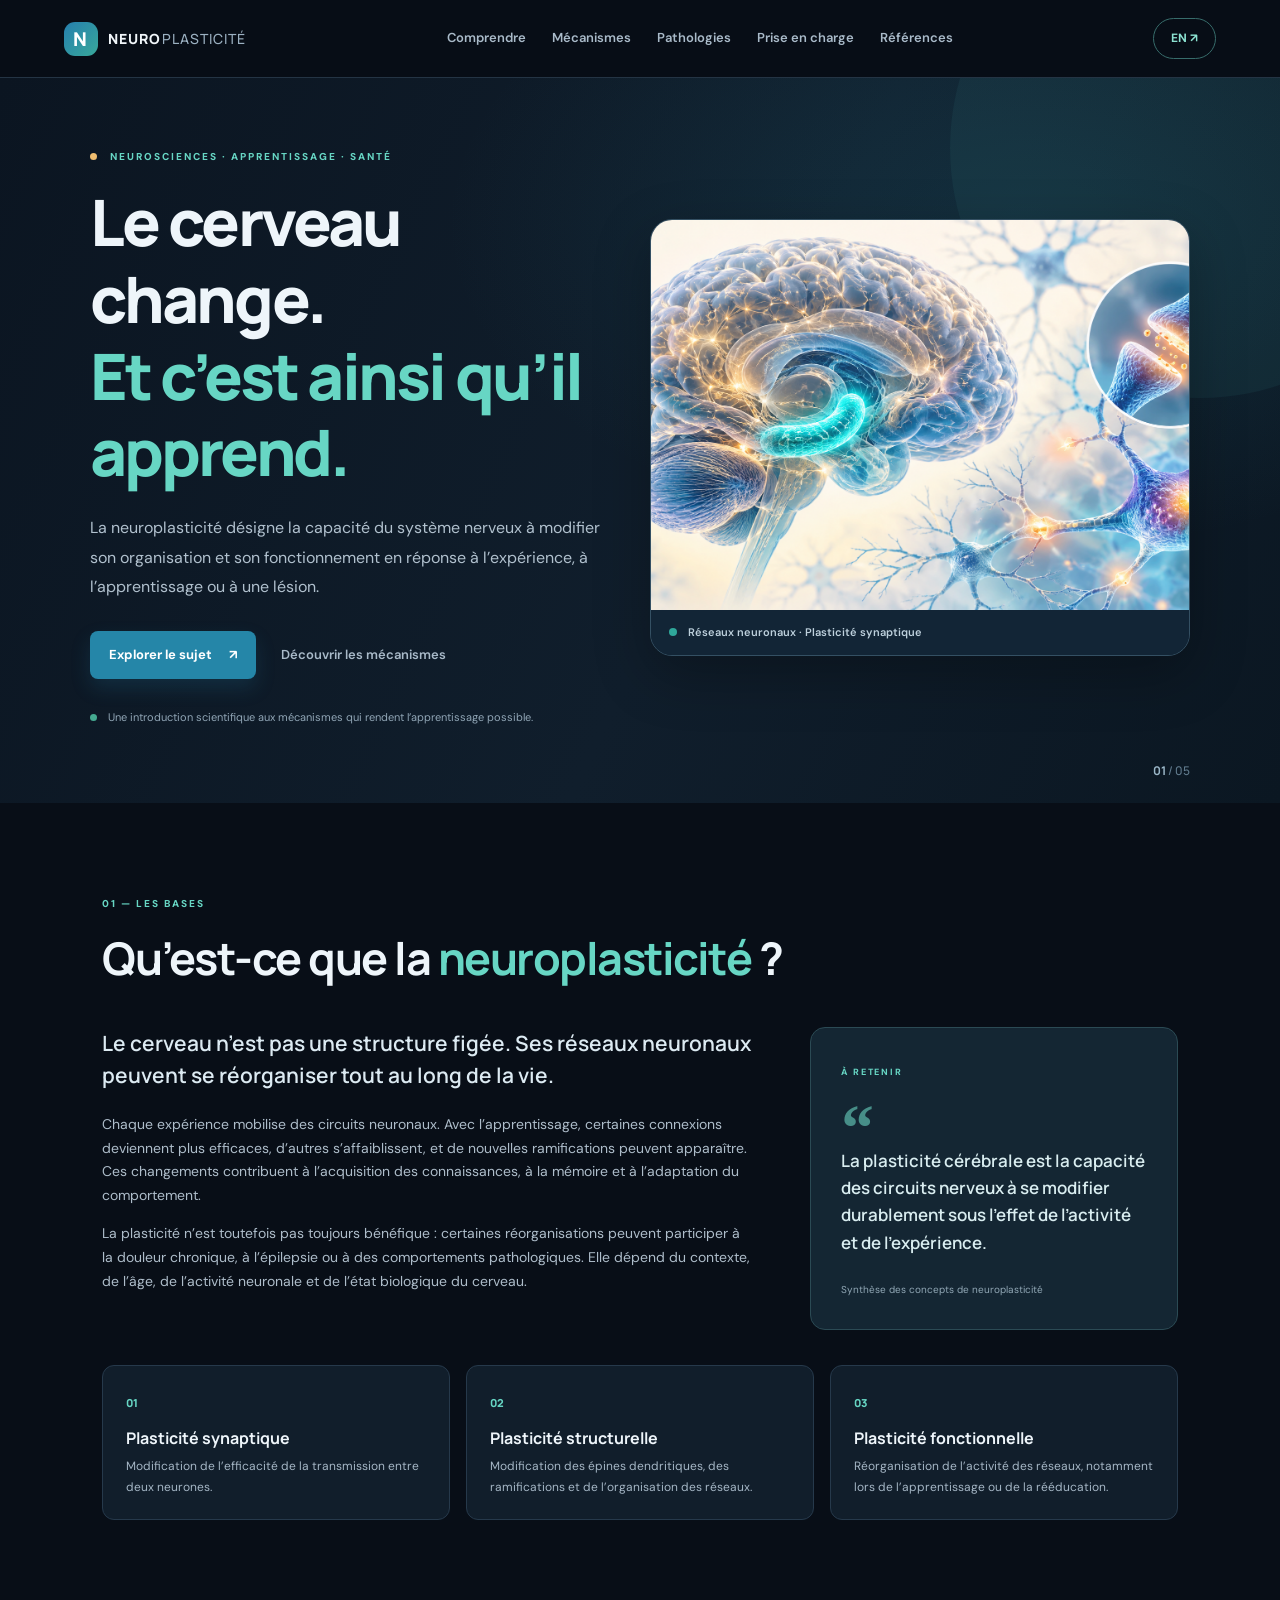
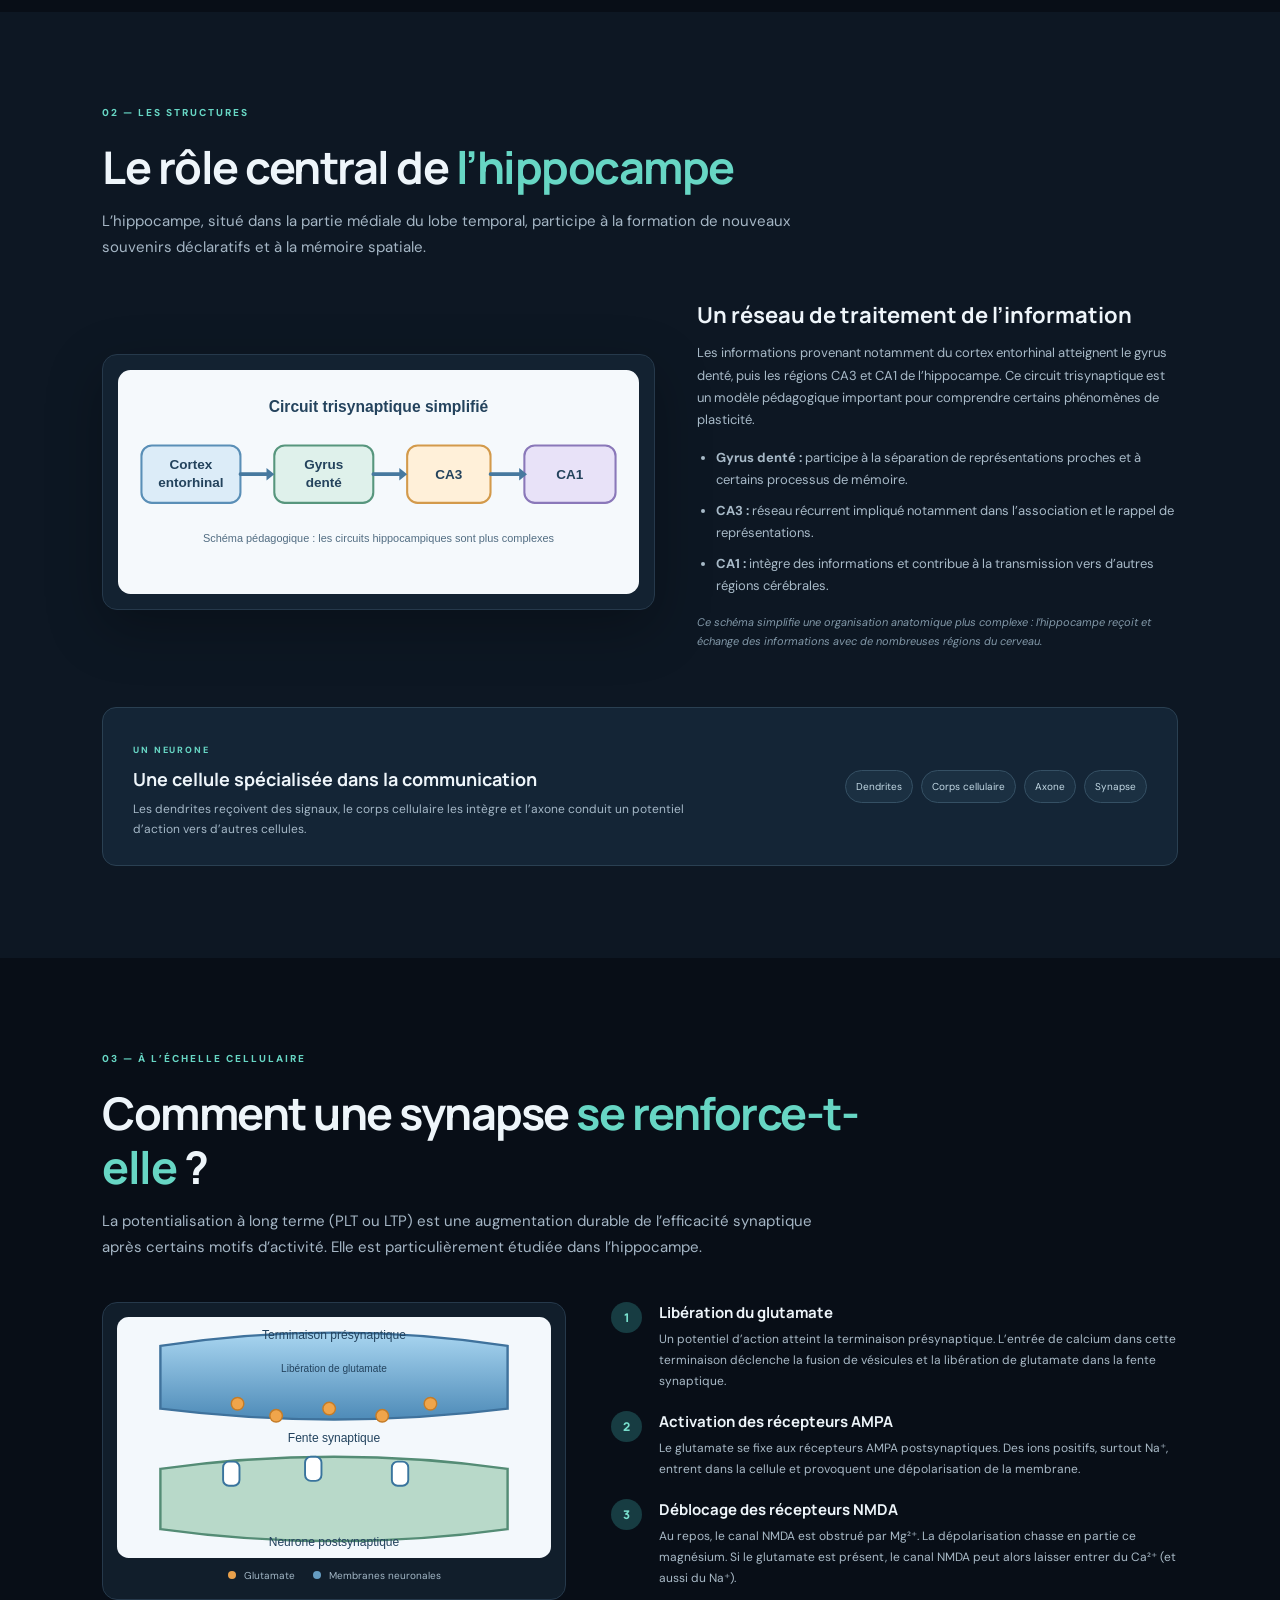
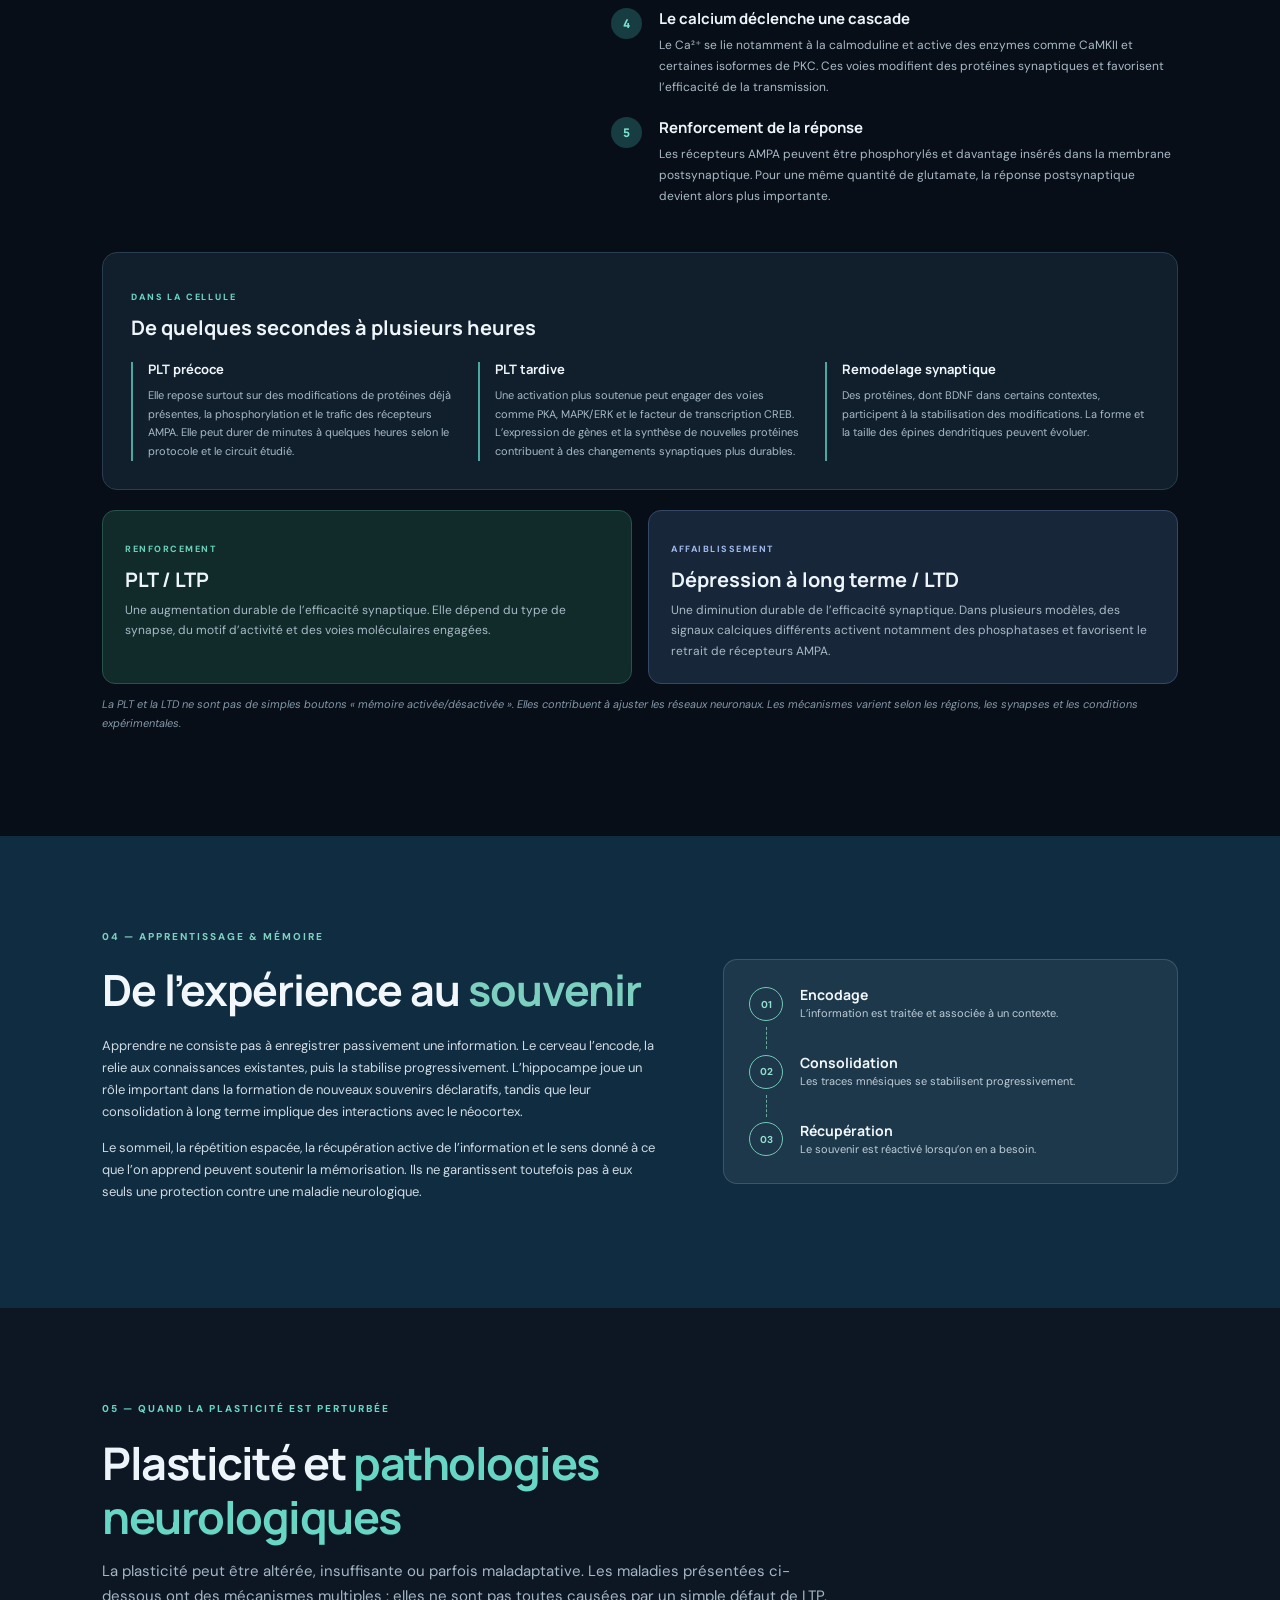
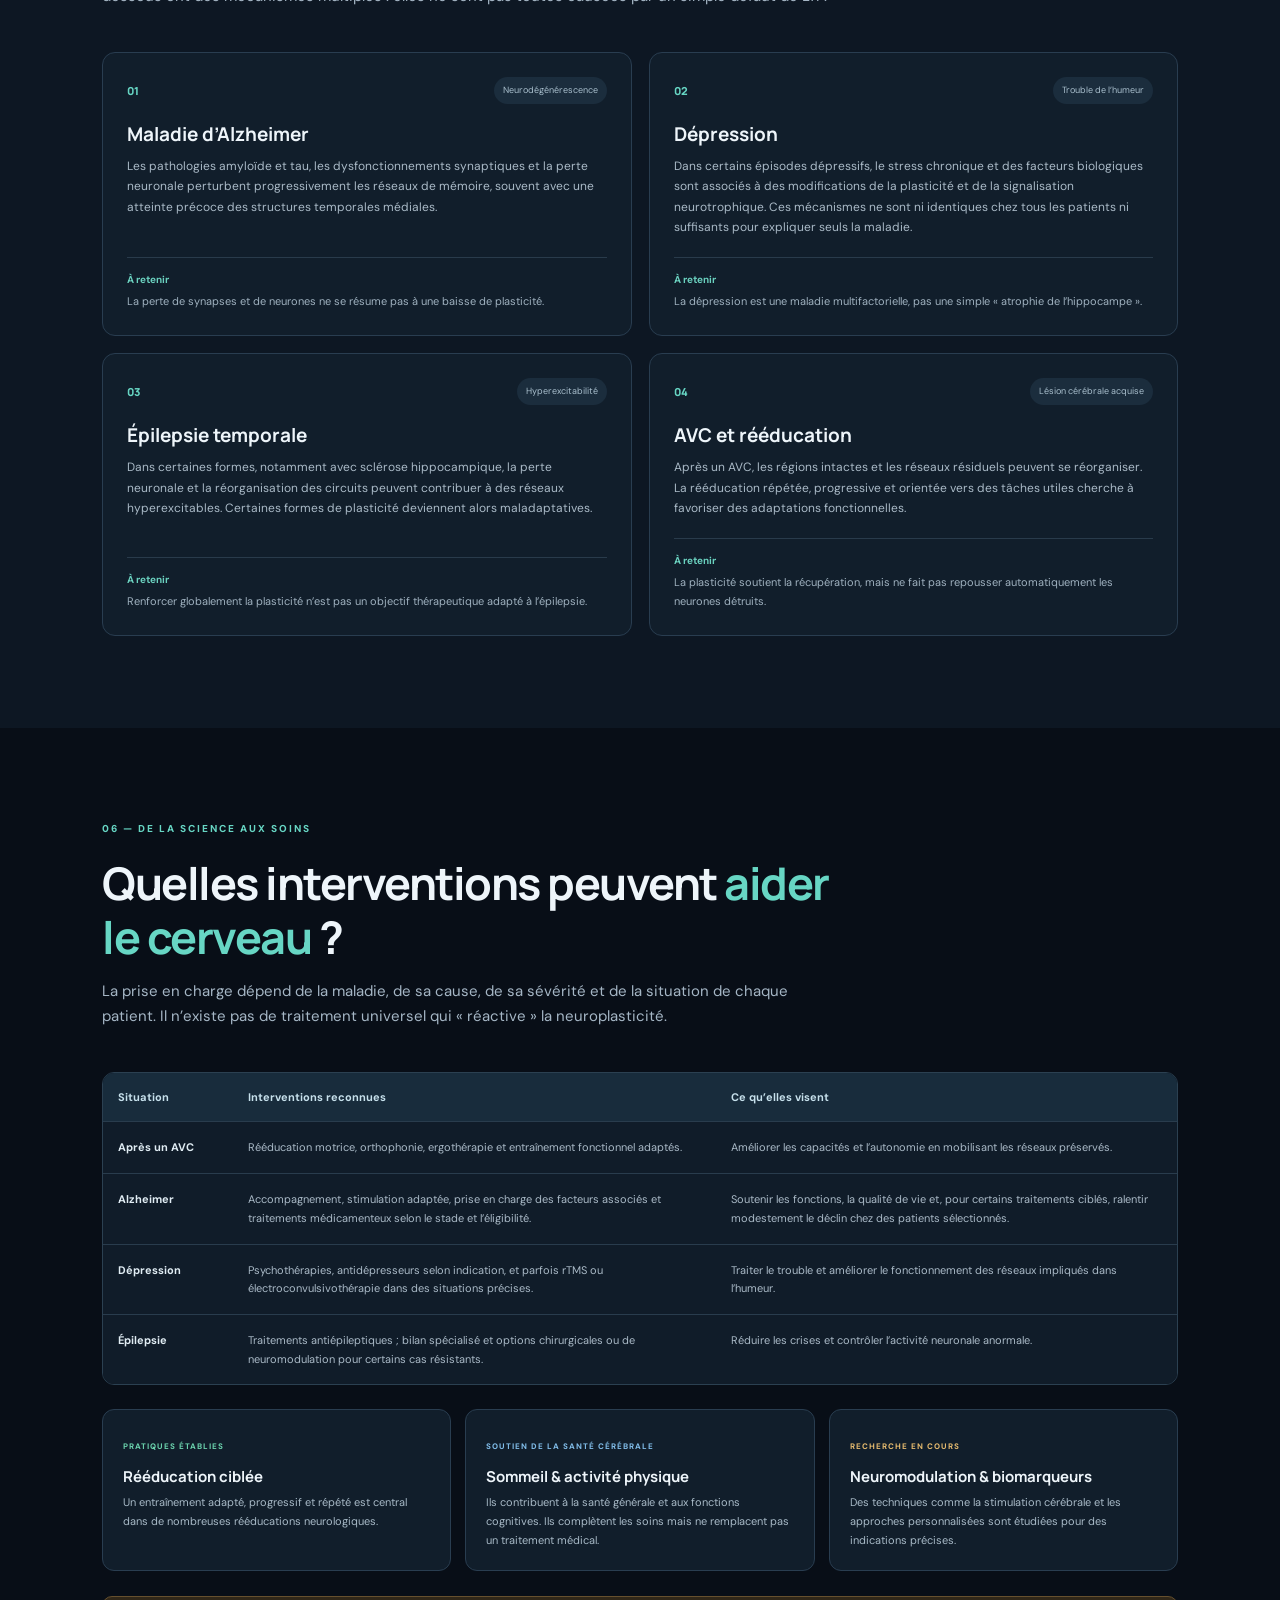
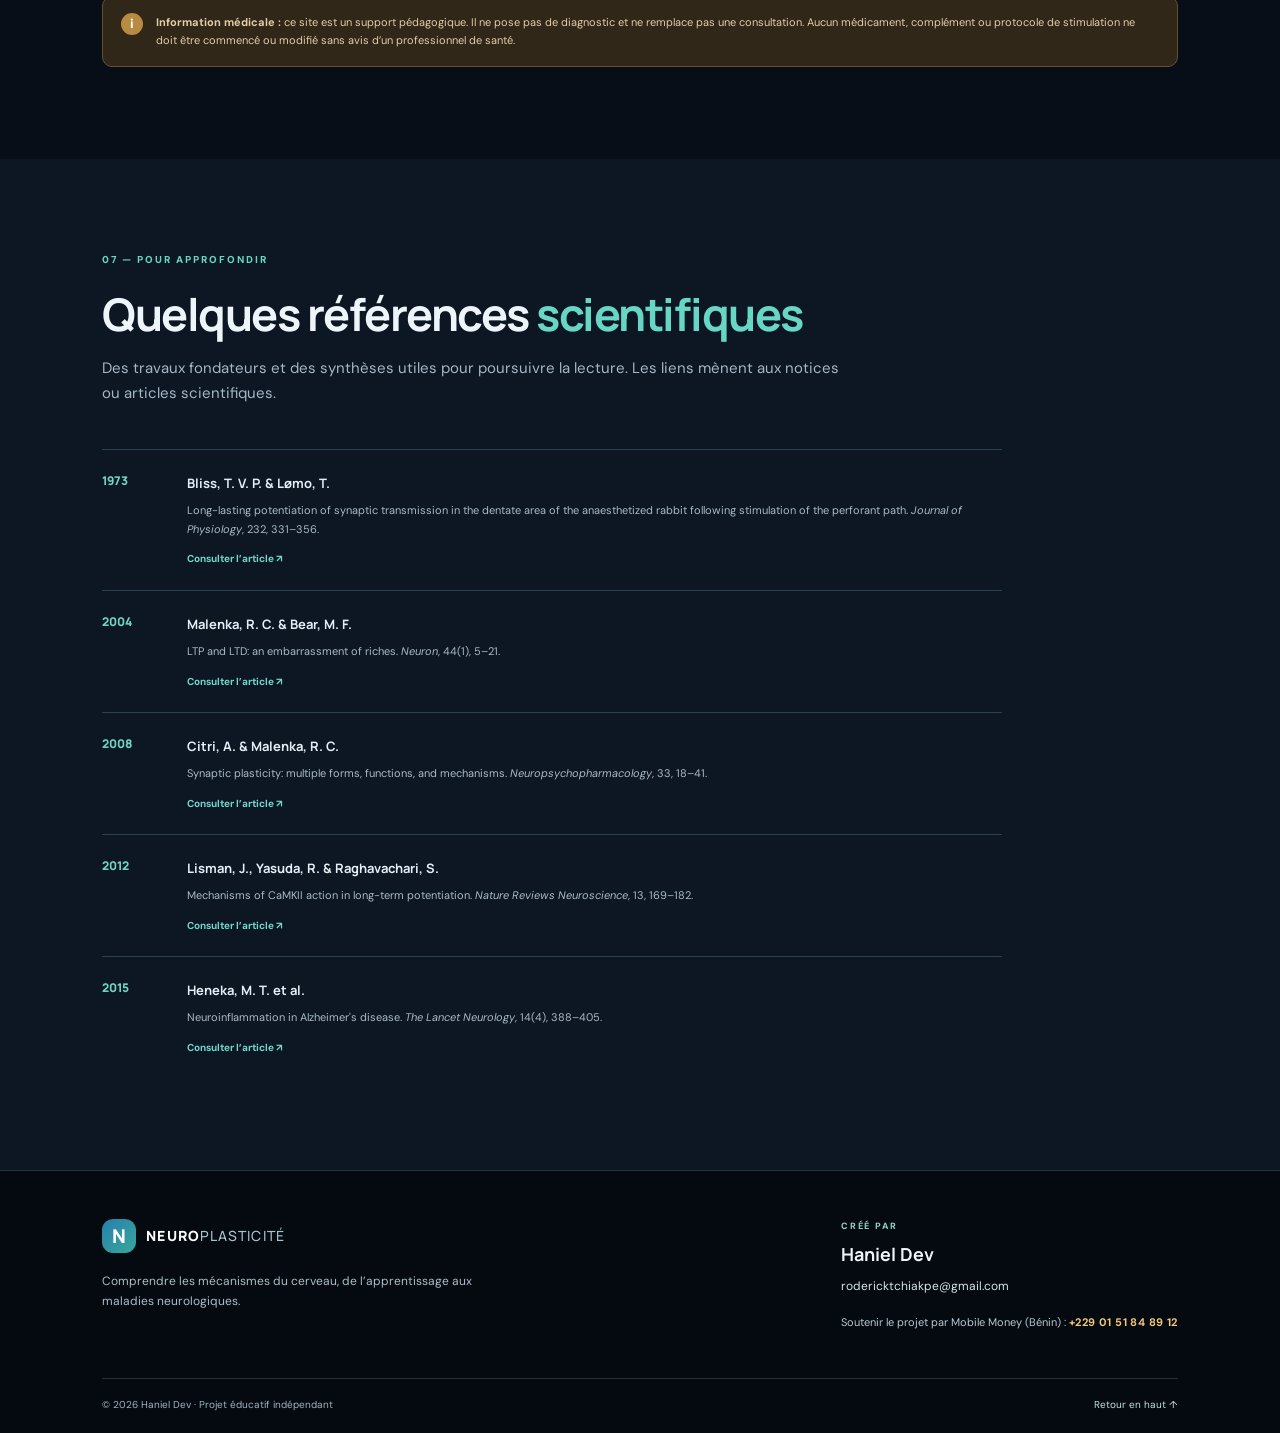
<file: index.html>
<!DOCTYPE html>
<html lang="fr">
<head>
  <meta charset="UTF-8">
  <meta name="viewport" content="width=device-width, initial-scale=1.0">
  <meta name="description" content="Comprendre la neuroplasticité, les mécanismes synaptiques, la mémoire et les pathologies neurologiques.">
  <title>Neuroplasticité — Comprendre le cerveau qui apprend | Haniel Dev</title>
  <link rel="preconnect" href="https://fonts.googleapis.com">
  <link rel="preconnect" href="https://fonts.gstatic.com" crossorigin>
  <link href="https://fonts.googleapis.com/css2?family=DM+Sans:wght@400;500;600;700&family=Manrope:wght@400;500;600;700;800&display=swap" rel="stylesheet">
  <link rel="stylesheet" href="style.css">
</head>
<body>
  <header class="site-header">
    <a class="brand" href="#accueil"><span class="brand-mark">N</span><span>NEURO<span class="brand-light">PLASTICITÉ</span></span></a>
    <nav aria-label="Navigation principale">
      <a href="#comprendre">Comprendre</a>
      <a href="#mecanismes">Mécanismes</a>
      <a href="#pathologies">Pathologies</a>
      <a href="#prise-en-charge">Prise en charge</a>
      <a href="#references">Références</a>
    </nav>
    <a class="header-cta language-switch" href="index-en.html" lang="en" aria-label="Switch to English">EN ↗</a>
  </header>

  <main>
    <section class="hero" id="accueil">
      <div class="hero-copy">
        <p class="eyebrow"><span></span> NEUROSCIENCES · APPRENTISSAGE · SANTÉ</p>
        <h1>Le cerveau change.<br><em>Et c’est ainsi qu’il apprend.</em></h1>
        <p class="hero-intro">La neuroplasticité désigne la capacité du système nerveux à modifier son organisation et son fonctionnement en réponse à l’expérience, à l’apprentissage ou à une lésion.</p>
        <div class="hero-actions">
          <a class="button button-primary" href="#comprendre">Explorer le sujet <span>↗</span></a>
          <a class="text-link" href="#mecanismes">Découvrir les mécanismes</a>
        </div>
        <div class="hero-note"><span class="note-dot"></span> Une introduction scientifique aux mécanismes qui rendent l’apprentissage possible.</div>
      </div>
      <div class="hero-art">
        <img src="images/brain-neuroplasticity.png" alt="Illustration scientifique du cerveau, de l’hippocampe et des connexions neuronales" onerror="this.onerror=null;this.src='images/brain-neuroplasticity.svg'">
        <div class="image-caption"><span class="caption-pulse"></span> Réseaux neuronaux · Plasticité synaptique</div>
      </div>
      <div class="hero-index">01 <span>/ 05</span></div>
    </section>

    <section class="intro-section section" id="comprendre">
      <div class="section-heading">
        <p class="eyebrow">01 — LES BASES</p>
        <h2>Qu’est-ce que la <em>neuroplasticité</em> ?</h2>
      </div>
      <div class="intro-grid">
        <div class="intro-main">
          <p class="lead">Le cerveau n’est pas une structure figée. Ses réseaux neuronaux peuvent se réorganiser tout au long de la vie.</p>
          <p>Chaque expérience mobilise des circuits neuronaux. Avec l’apprentissage, certaines connexions deviennent plus efficaces, d’autres s’affaiblissent, et de nouvelles ramifications peuvent apparaître. Ces changements contribuent à l’acquisition des connaissances, à la mémoire et à l’adaptation du comportement.</p>
          <p>La plasticité n’est toutefois pas toujours bénéfique : certaines réorganisations peuvent participer à la douleur chronique, à l’épilepsie ou à des comportements pathologiques. Elle dépend du contexte, de l’âge, de l’activité neuronale et de l’état biologique du cerveau.</p>
        </div>
        <aside class="definition-card">
          <span class="card-kicker">À RETENIR</span>
          <div class="quote-mark">“</div>
          <p>La plasticité cérébrale est la capacité des circuits nerveux à se modifier durablement sous l’effet de l’activité et de l’expérience.</p>
          <span class="card-source">Synthèse des concepts de neuroplasticité</span>
        </aside>
      </div>
      <div class="concepts">
        <article class="concept-card"><span class="concept-number">01</span><h3>Plasticité synaptique</h3><p>Modification de l’efficacité de la transmission entre deux neurones.</p></article>
        <article class="concept-card"><span class="concept-number">02</span><h3>Plasticité structurelle</h3><p>Modification des épines dendritiques, des ramifications et de l’organisation des réseaux.</p></article>
        <article class="concept-card"><span class="concept-number">03</span><h3>Plasticité fonctionnelle</h3><p>Réorganisation de l’activité des réseaux, notamment lors de l’apprentissage ou de la rééducation.</p></article>
      </div>
    </section>

    <section class="anatomy-section section">
      <div class="section-heading">
        <p class="eyebrow">02 — LES STRUCTURES</p>
        <h2>Le rôle central de <em>l’hippocampe</em></h2>
        <p class="section-subtitle">L’hippocampe, situé dans la partie médiale du lobe temporal, participe à la formation de nouveaux souvenirs déclaratifs et à la mémoire spatiale.</p>
      </div>
      <div class="anatomy-grid">
        <div class="anatomy-image"><img src="images/hippocampus-circuit.svg" alt="Schéma simplifié du circuit hippocampique trisynaptique"></div>
        <div class="anatomy-copy">
          <h3>Un réseau de traitement de l’information</h3>
          <p>Les informations provenant notamment du cortex entorhinal atteignent le gyrus denté, puis les régions CA3 et CA1 de l’hippocampe. Ce circuit trisynaptique est un modèle pédagogique important pour comprendre certains phénomènes de plasticité.</p>
          <ul class="clean-list">
            <li><strong>Gyrus denté :</strong> participe à la séparation de représentations proches et à certains processus de mémoire.</li>
            <li><strong>CA3 :</strong> réseau récurrent impliqué notamment dans l’association et le rappel de représentations.</li>
            <li><strong>CA1 :</strong> intègre des informations et contribue à la transmission vers d’autres régions cérébrales.</li>
          </ul>
          <p class="small-note">Ce schéma simplifie une organisation anatomique plus complexe : l’hippocampe reçoit et échange des informations avec de nombreuses régions du cerveau.</p>
        </div>
      </div>
      <div class="neuron-strip">
        <div><span class="mini-label">UN NEURONE</span><h3>Une cellule spécialisée dans la communication</h3><p>Les dendrites reçoivent des signaux, le corps cellulaire les intègre et l’axone conduit un potentiel d’action vers d’autres cellules.</p></div>
        <div class="neuron-terms"><span>Dendrites</span><span>Corps cellulaire</span><span>Axone</span><span>Synapse</span></div>
      </div>
    </section>

    <section class="mechanism-section section" id="mecanismes">
      <div class="section-heading">
        <p class="eyebrow">03 — À L’ÉCHELLE CELLULAIRE</p>
        <h2>Comment une synapse <em>se renforce-t-elle</em> ?</h2>
        <p class="section-subtitle">La potentialisation à long terme (PLT ou LTP) est une augmentation durable de l’efficacité synaptique après certains motifs d’activité. Elle est particulièrement étudiée dans l’hippocampe.</p>
      </div>
      <div class="mechanism-layout">
        <div class="mechanism-visual">
          <img src="images/synapse.svg" alt="Illustration pédagogique d’une synapse et de la libération de glutamate">
          <div class="visual-legend"><span><i class="legend-orange"></i> Glutamate</span><span><i class="legend-blue"></i> Membranes neuronales</span></div>
        </div>
        <div class="mechanism-text">
          <div class="step"><span>1</span><div><h3>Libération du glutamate</h3><p>Un potentiel d’action atteint la terminaison présynaptique. L’entrée de calcium dans cette terminaison déclenche la fusion de vésicules et la libération de glutamate dans la fente synaptique.</p></div></div>
          <div class="step"><span>2</span><div><h3>Activation des récepteurs AMPA</h3><p>Le glutamate se fixe aux récepteurs AMPA postsynaptiques. Des ions positifs, surtout Na⁺, entrent dans la cellule et provoquent une dépolarisation de la membrane.</p></div></div>
          <div class="step"><span>3</span><div><h3>Déblocage des récepteurs NMDA</h3><p>Au repos, le canal NMDA est obstrué par Mg²⁺. La dépolarisation chasse en partie ce magnésium. Si le glutamate est présent, le canal NMDA peut alors laisser entrer du Ca²⁺ (et aussi du Na⁺).</p></div></div>
          <div class="step"><span>4</span><div><h3>Le calcium déclenche une cascade</h3><p>Le Ca²⁺ se lie notamment à la calmoduline et active des enzymes comme CaMKII et certaines isoformes de PKC. Ces voies modifient des protéines synaptiques et favorisent l’efficacité de la transmission.</p></div></div>
          <div class="step"><span>5</span><div><h3>Renforcement de la réponse</h3><p>Les récepteurs AMPA peuvent être phosphorylés et davantage insérés dans la membrane postsynaptique. Pour une même quantité de glutamate, la réponse postsynaptique devient alors plus importante.</p></div></div>
        </div>
      </div>
      <div class="deep-dive">
        <div><span class="mini-label">DANS LA CELLULE</span><h3>De quelques secondes à plusieurs heures</h3></div>
        <div class="deep-dive-grid">
          <article><h4>PLT précoce</h4><p>Elle repose surtout sur des modifications de protéines déjà présentes, la phosphorylation et le trafic des récepteurs AMPA. Elle peut durer de minutes à quelques heures selon le protocole et le circuit étudié.</p></article>
          <article><h4>PLT tardive</h4><p>Une activation plus soutenue peut engager des voies comme PKA, MAPK/ERK et le facteur de transcription CREB. L’expression de gènes et la synthèse de nouvelles protéines contribuent à des changements synaptiques plus durables.</p></article>
          <article><h4>Remodelage synaptique</h4><p>Des protéines, dont BDNF dans certains contextes, participent à la stabilisation des modifications. La forme et la taille des épines dendritiques peuvent évoluer.</p></article>
        </div>
      </div>
      <div class="balance-grid">
        <article class="balance-card ltp"><span class="balance-tag">RENFORCEMENT</span><h3>PLT / LTP</h3><p>Une augmentation durable de l’efficacité synaptique. Elle dépend du type de synapse, du motif d’activité et des voies moléculaires engagées.</p></article>
        <article class="balance-card ltd"><span class="balance-tag">AFFAIBLISSEMENT</span><h3>Dépression à long terme / LTD</h3><p>Une diminution durable de l’efficacité synaptique. Dans plusieurs modèles, des signaux calciques différents activent notamment des phosphatases et favorisent le retrait de récepteurs AMPA.</p></article>
      </div>
      <p class="small-note">La PLT et la LTD ne sont pas de simples boutons « mémoire activée/désactivée ». Elles contribuent à ajuster les réseaux neuronaux. Les mécanismes varient selon les régions, les synapses et les conditions expérimentales.</p>
    </section>

    <section class="memory-section section">
      <div class="memory-copy">
        <p class="eyebrow">04 — APPRENTISSAGE & MÉMOIRE</p>
        <h2>De l’expérience au <em>souvenir</em></h2>
        <p>Apprendre ne consiste pas à enregistrer passivement une information. Le cerveau l’encode, la relie aux connaissances existantes, puis la stabilise progressivement. L’hippocampe joue un rôle important dans la formation de nouveaux souvenirs déclaratifs, tandis que leur consolidation à long terme implique des interactions avec le néocortex.</p>
        <p>Le sommeil, la répétition espacée, la récupération active de l’information et le sens donné à ce que l’on apprend peuvent soutenir la mémorisation. Ils ne garantissent toutefois pas à eux seuls une protection contre une maladie neurologique.</p>
      </div>
      <div class="memory-flow">
        <div class="flow-item"><span>01</span><strong>Encodage</strong><small>L’information est traitée et associée à un contexte.</small></div>
        <div class="flow-line"></div>
        <div class="flow-item"><span>02</span><strong>Consolidation</strong><small>Les traces mnésiques se stabilisent progressivement.</small></div>
        <div class="flow-line"></div>
        <div class="flow-item"><span>03</span><strong>Récupération</strong><small>Le souvenir est réactivé lorsqu’on en a besoin.</small></div>
      </div>
    </section>

    <section class="conditions-section section" id="pathologies">
      <div class="section-heading">
        <p class="eyebrow">05 — QUAND LA PLASTICITÉ EST PERTURBÉE</p>
        <h2>Plasticité et <em>pathologies neurologiques</em></h2>
        <p class="section-subtitle">La plasticité peut être altérée, insuffisante ou parfois maladaptative. Les maladies présentées ci-dessous ont des mécanismes multiples : elles ne sont pas toutes causées par un simple défaut de LTP.</p>
      </div>
      <div class="condition-grid">
        <article class="condition-card">
          <div class="condition-top"><span class="condition-number">01</span><span class="condition-type">Neurodégénérescence</span></div>
          <h3>Maladie d’Alzheimer</h3>
          <p>Les pathologies amyloïde et tau, les dysfonctionnements synaptiques et la perte neuronale perturbent progressivement les réseaux de mémoire, souvent avec une atteinte précoce des structures temporales médiales.</p>
          <div class="condition-bottom"><strong>À retenir</strong><span>La perte de synapses et de neurones ne se résume pas à une baisse de plasticité.</span></div>
        </article>
        <article class="condition-card">
          <div class="condition-top"><span class="condition-number">02</span><span class="condition-type">Trouble de l’humeur</span></div>
          <h3>Dépression</h3>
          <p>Dans certains épisodes dépressifs, le stress chronique et des facteurs biologiques sont associés à des modifications de la plasticité et de la signalisation neurotrophique. Ces mécanismes ne sont ni identiques chez tous les patients ni suffisants pour expliquer seuls la maladie.</p>
          <div class="condition-bottom"><strong>À retenir</strong><span>La dépression est une maladie multifactorielle, pas une simple « atrophie de l’hippocampe ».</span></div>
        </article>
        <article class="condition-card">
          <div class="condition-top"><span class="condition-number">03</span><span class="condition-type">Hyperexcitabilité</span></div>
          <h3>Épilepsie temporale</h3>
          <p>Dans certaines formes, notamment avec sclérose hippocampique, la perte neuronale et la réorganisation des circuits peuvent contribuer à des réseaux hyperexcitables. Certaines formes de plasticité deviennent alors maladaptatives.</p>
          <div class="condition-bottom"><strong>À retenir</strong><span>Renforcer globalement la plasticité n’est pas un objectif thérapeutique adapté à l’épilepsie.</span></div>
        </article>
        <article class="condition-card">
          <div class="condition-top"><span class="condition-number">04</span><span class="condition-type">Lésion cérébrale acquise</span></div>
          <h3>AVC et rééducation</h3>
          <p>Après un AVC, les régions intactes et les réseaux résiduels peuvent se réorganiser. La rééducation répétée, progressive et orientée vers des tâches utiles cherche à favoriser des adaptations fonctionnelles.</p>
          <div class="condition-bottom"><strong>À retenir</strong><span>La plasticité soutient la récupération, mais ne fait pas repousser automatiquement les neurones détruits.</span></div>
        </article>
      </div>
    </section>

    <section class="care-section section" id="prise-en-charge">
      <div class="section-heading">
        <p class="eyebrow">06 — DE LA SCIENCE AUX SOINS</p>
        <h2>Quelles interventions peuvent <em>aider le cerveau</em> ?</h2>
        <p class="section-subtitle">La prise en charge dépend de la maladie, de sa cause, de sa sévérité et de la situation de chaque patient. Il n’existe pas de traitement universel qui « réactive » la neuroplasticité.</p>
      </div>
      <div class="care-table-wrap">
        <table class="care-table">
          <thead><tr><th>Situation</th><th>Interventions reconnues</th><th>Ce qu’elles visent</th></tr></thead>
          <tbody>
            <tr><td><strong>Après un AVC</strong></td><td>Rééducation motrice, orthophonie, ergothérapie et entraînement fonctionnel adaptés.</td><td>Améliorer les capacités et l’autonomie en mobilisant les réseaux préservés.</td></tr>
            <tr><td><strong>Alzheimer</strong></td><td>Accompagnement, stimulation adaptée, prise en charge des facteurs associés et traitements médicamenteux selon le stade et l’éligibilité.</td><td>Soutenir les fonctions, la qualité de vie et, pour certains traitements ciblés, ralentir modestement le déclin chez des patients sélectionnés.</td></tr>
            <tr><td><strong>Dépression</strong></td><td>Psychothérapies, antidépresseurs selon indication, et parfois rTMS ou électroconvulsivothérapie dans des situations précises.</td><td>Traiter le trouble et améliorer le fonctionnement des réseaux impliqués dans l’humeur.</td></tr>
            <tr><td><strong>Épilepsie</strong></td><td>Traitements antiépileptiques ; bilan spécialisé et options chirurgicales ou de neuromodulation pour certains cas résistants.</td><td>Réduire les crises et contrôler l’activité neuronale anormale.</td></tr>
          </tbody>
        </table>
      </div>
      <div class="evidence-grid">
        <article><span class="evidence-label established">PRATIQUES ÉTABLIES</span><h3>Rééducation ciblée</h3><p>Un entraînement adapté, progressif et répété est central dans de nombreuses rééducations neurologiques.</p></article>
        <article><span class="evidence-label supported">SOUTIEN DE LA SANTÉ CÉRÉBRALE</span><h3>Sommeil & activité physique</h3><p>Ils contribuent à la santé générale et aux fonctions cognitives. Ils complètent les soins mais ne remplacent pas un traitement médical.</p></article>
        <article><span class="evidence-label research">RECHERCHE EN COURS</span><h3>Neuromodulation & biomarqueurs</h3><p>Des techniques comme la stimulation cérébrale et les approches personnalisées sont étudiées pour des indications précises.</p></article>
      </div>
      <div class="medical-warning"><span class="warning-icon">i</span><p><strong>Information médicale :</strong> ce site est un support pédagogique. Il ne pose pas de diagnostic et ne remplace pas une consultation. Aucun médicament, complément ou protocole de stimulation ne doit être commencé ou modifié sans avis d’un professionnel de santé.</p></div>
    </section>

    <section class="research-section section" id="references">
      <div class="section-heading">
        <p class="eyebrow">07 — POUR APPROFONDIR</p>
        <h2>Quelques références <em>scientifiques</em></h2>
        <p class="section-subtitle">Des travaux fondateurs et des synthèses utiles pour poursuivre la lecture. Les liens mènent aux notices ou articles scientifiques.</p>
      </div>
      <ol class="references-list">
        <li><span>1973</span><div><strong>Bliss, T. V. P. & Lømo, T.</strong><p>Long-lasting potentiation of synaptic transmission in the dentate area of the anaesthetized rabbit following stimulation of the perforant path. <em>Journal of Physiology</em>, 232, 331–356.</p><a href="https://doi.org/10.1113/jphysiol.1973.sp010273" target="_blank" rel="noopener">Consulter l’article ↗</a></div></li>
        <li><span>2004</span><div><strong>Malenka, R. C. & Bear, M. F.</strong><p>LTP and LTD: an embarrassment of riches. <em>Neuron</em>, 44(1), 5–21.</p><a href="https://doi.org/10.1016/j.neuron.2004.09.012" target="_blank" rel="noopener">Consulter l’article ↗</a></div></li>
        <li><span>2008</span><div><strong>Citri, A. & Malenka, R. C.</strong><p>Synaptic plasticity: multiple forms, functions, and mechanisms. <em>Neuropsychopharmacology</em>, 33, 18–41.</p><a href="https://doi.org/10.1038/sj.npp.1301559" target="_blank" rel="noopener">Consulter l’article ↗</a></div></li>
        <li><span>2012</span><div><strong>Lisman, J., Yasuda, R. & Raghavachari, S.</strong><p>Mechanisms of CaMKII action in long-term potentiation. <em>Nature Reviews Neuroscience</em>, 13, 169–182.</p><a href="https://doi.org/10.1038/nrn3192" target="_blank" rel="noopener">Consulter l’article ↗</a></div></li>
        <li><span>2015</span><div><strong>Heneka, M. T. et al.</strong><p>Neuroinflammation in Alzheimer's disease. <em>The Lancet Neurology</em>, 14(4), 388–405.</p><a href="https://doi.org/10.1016/S1474-4422(15)70016-5" target="_blank" rel="noopener">Consulter l’article ↗</a></div></li>
      </ol>
    </section>
  </main>

  <footer class="site-footer" id="contact">
    <div class="footer-main">
      <div><a class="brand footer-brand" href="#accueil"><span class="brand-mark">N</span><span>NEURO<span class="brand-light">PLASTICITÉ</span></span></a><p>Comprendre les mécanismes du cerveau, de l’apprentissage aux maladies neurologiques.</p></div>
      <div class="footer-contact"><span class="mini-label">CRÉÉ PAR</span><h3>Haniel Dev</h3><a href="mailto:rodericktchiakpe@gmail.com">rodericktchiakpe@gmail.com</a><p class="momo-line">Soutenir le projet par Mobile Money (Bénin) : <strong>+229 01 51 84 89 12</strong></p></div>
    </div>
    <div class="footer-bottom"><span>© 2026 Haniel Dev · Projet éducatif indépendant</span><a href="#accueil">Retour en haut ↑</a></div>
  </footer>
</body>
</html>
</file>
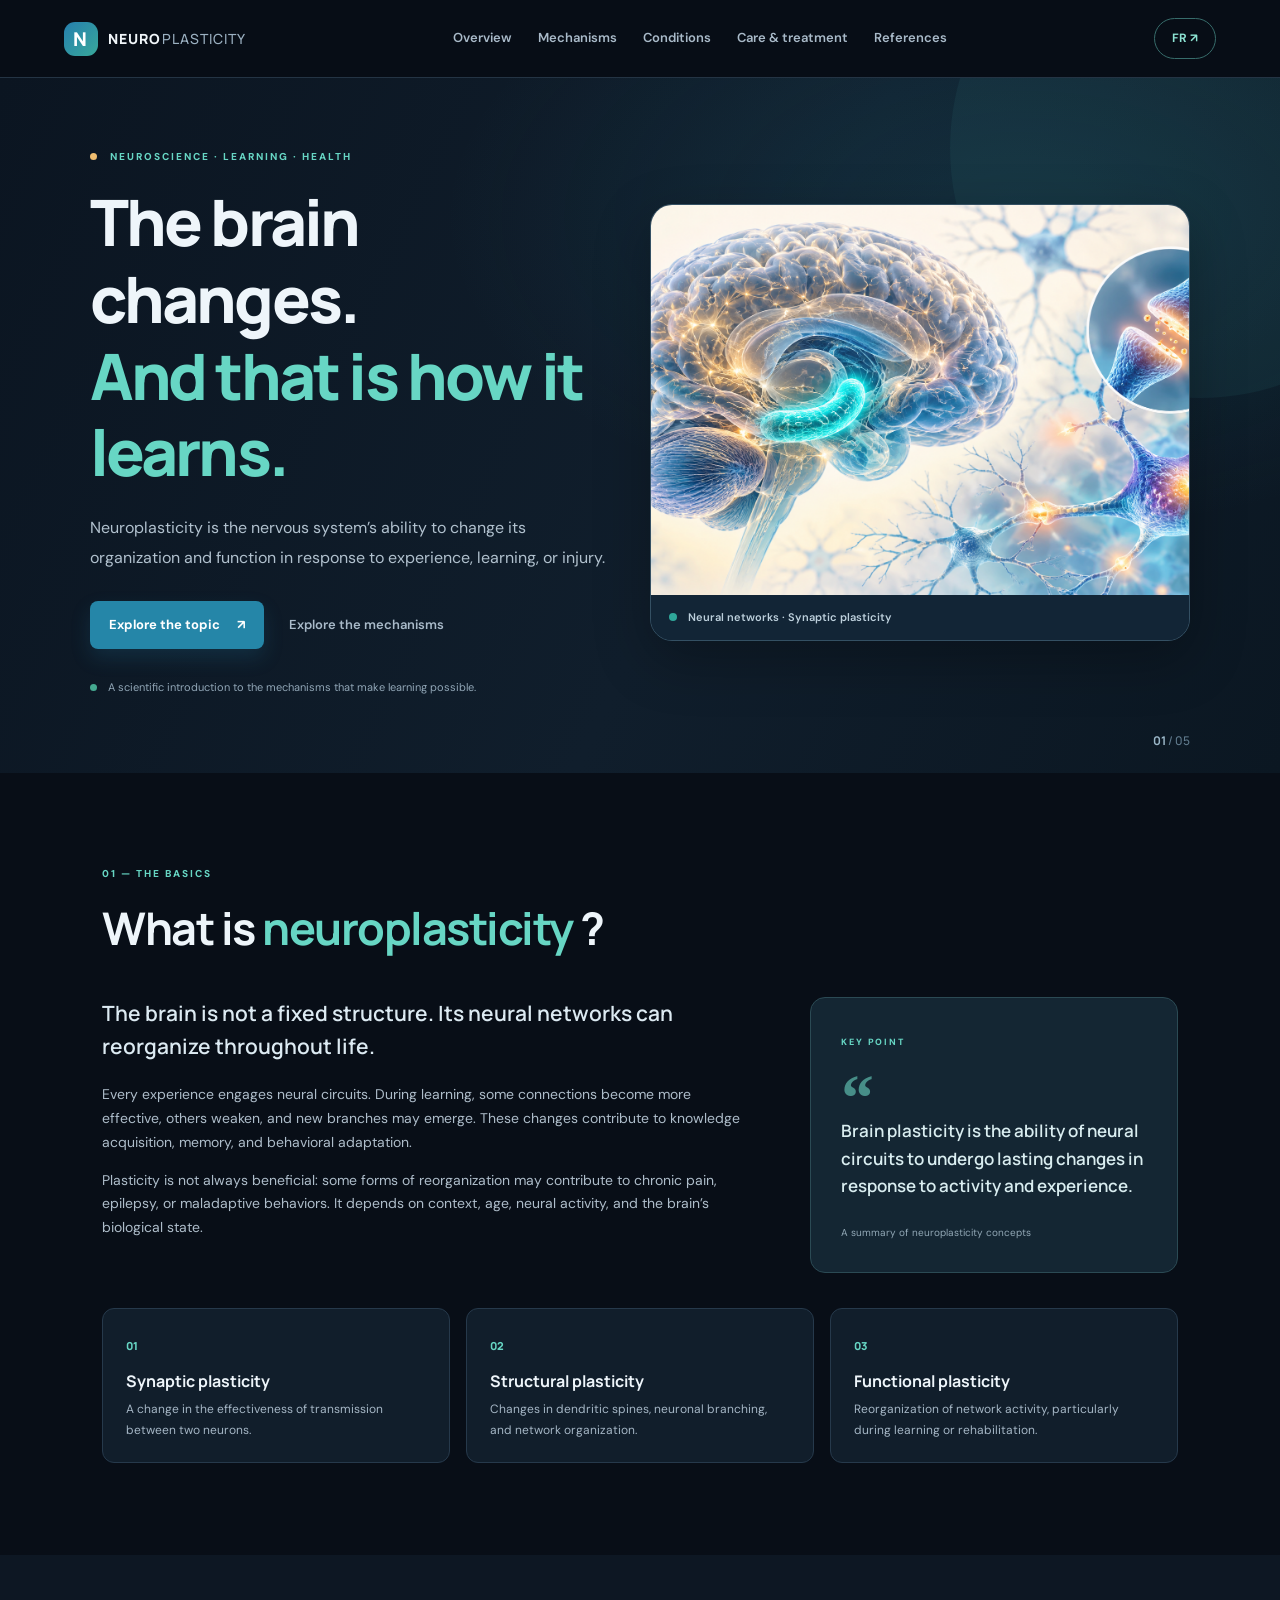
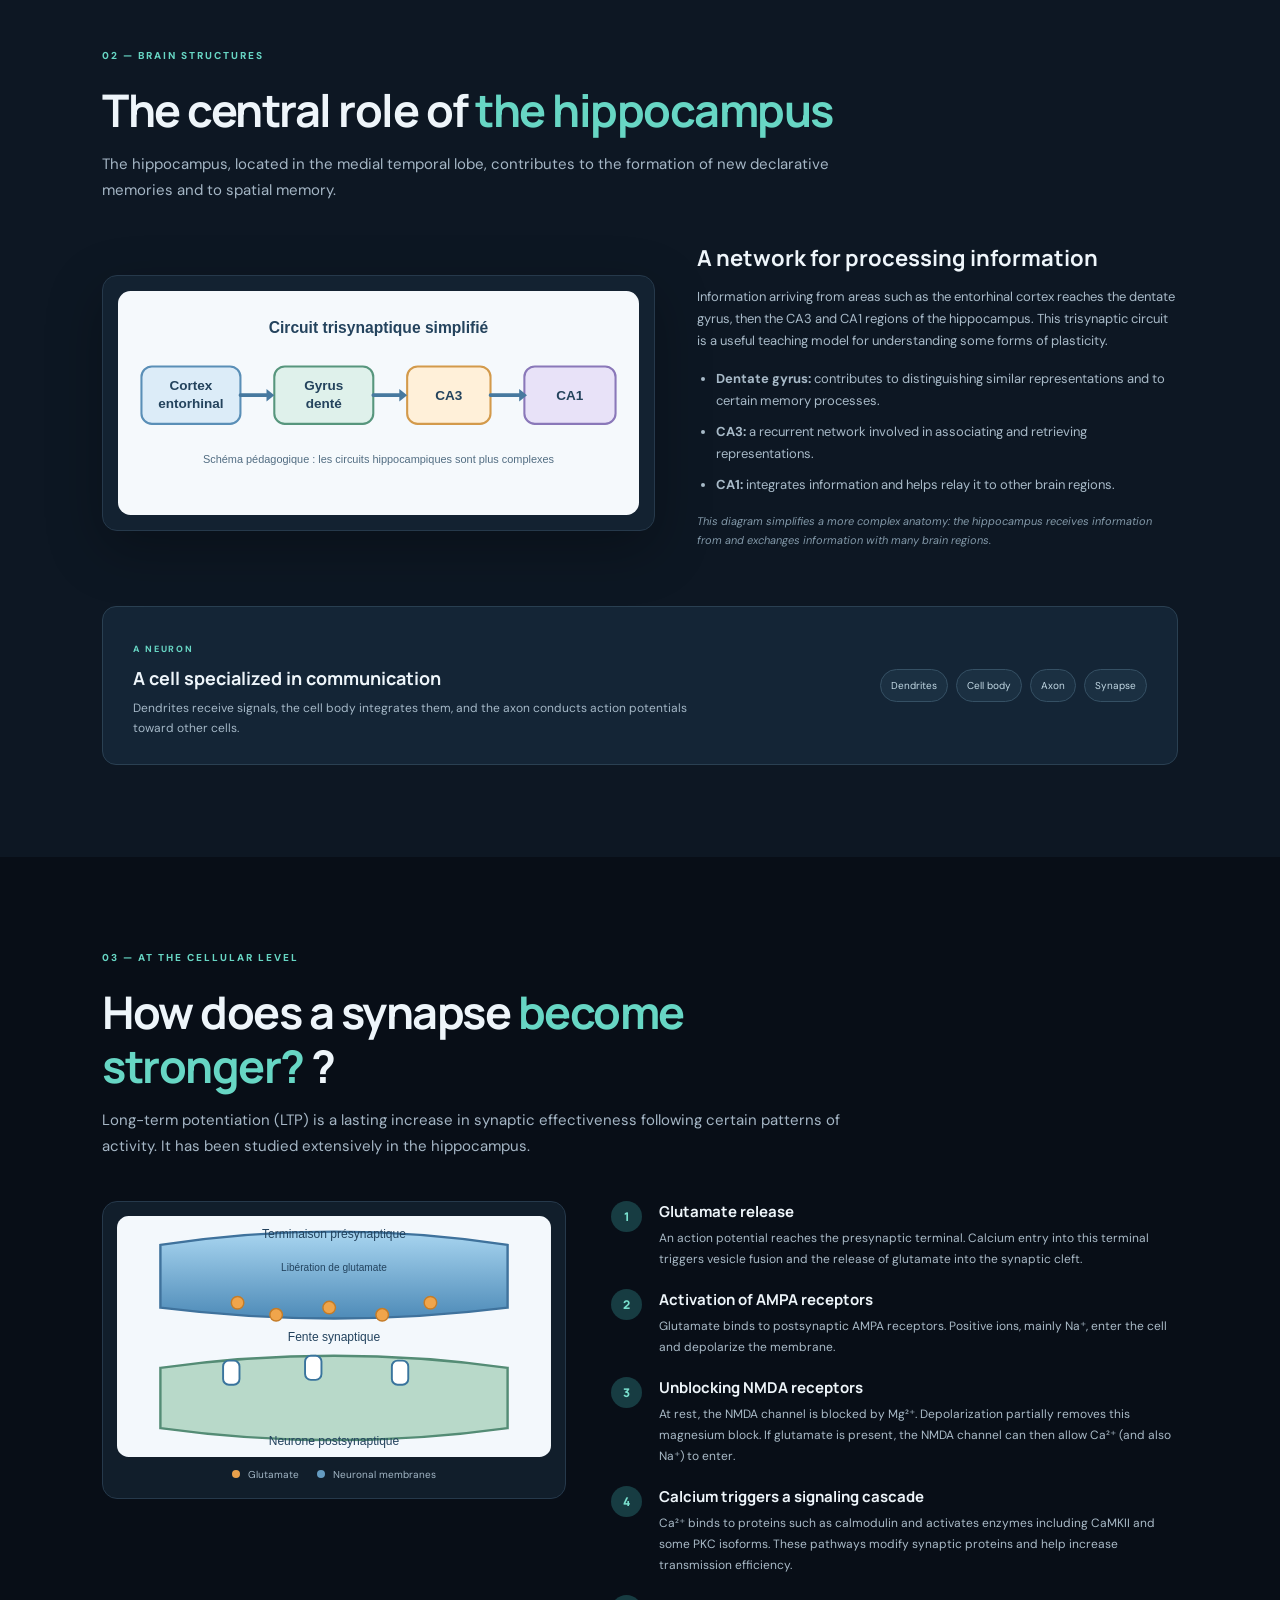
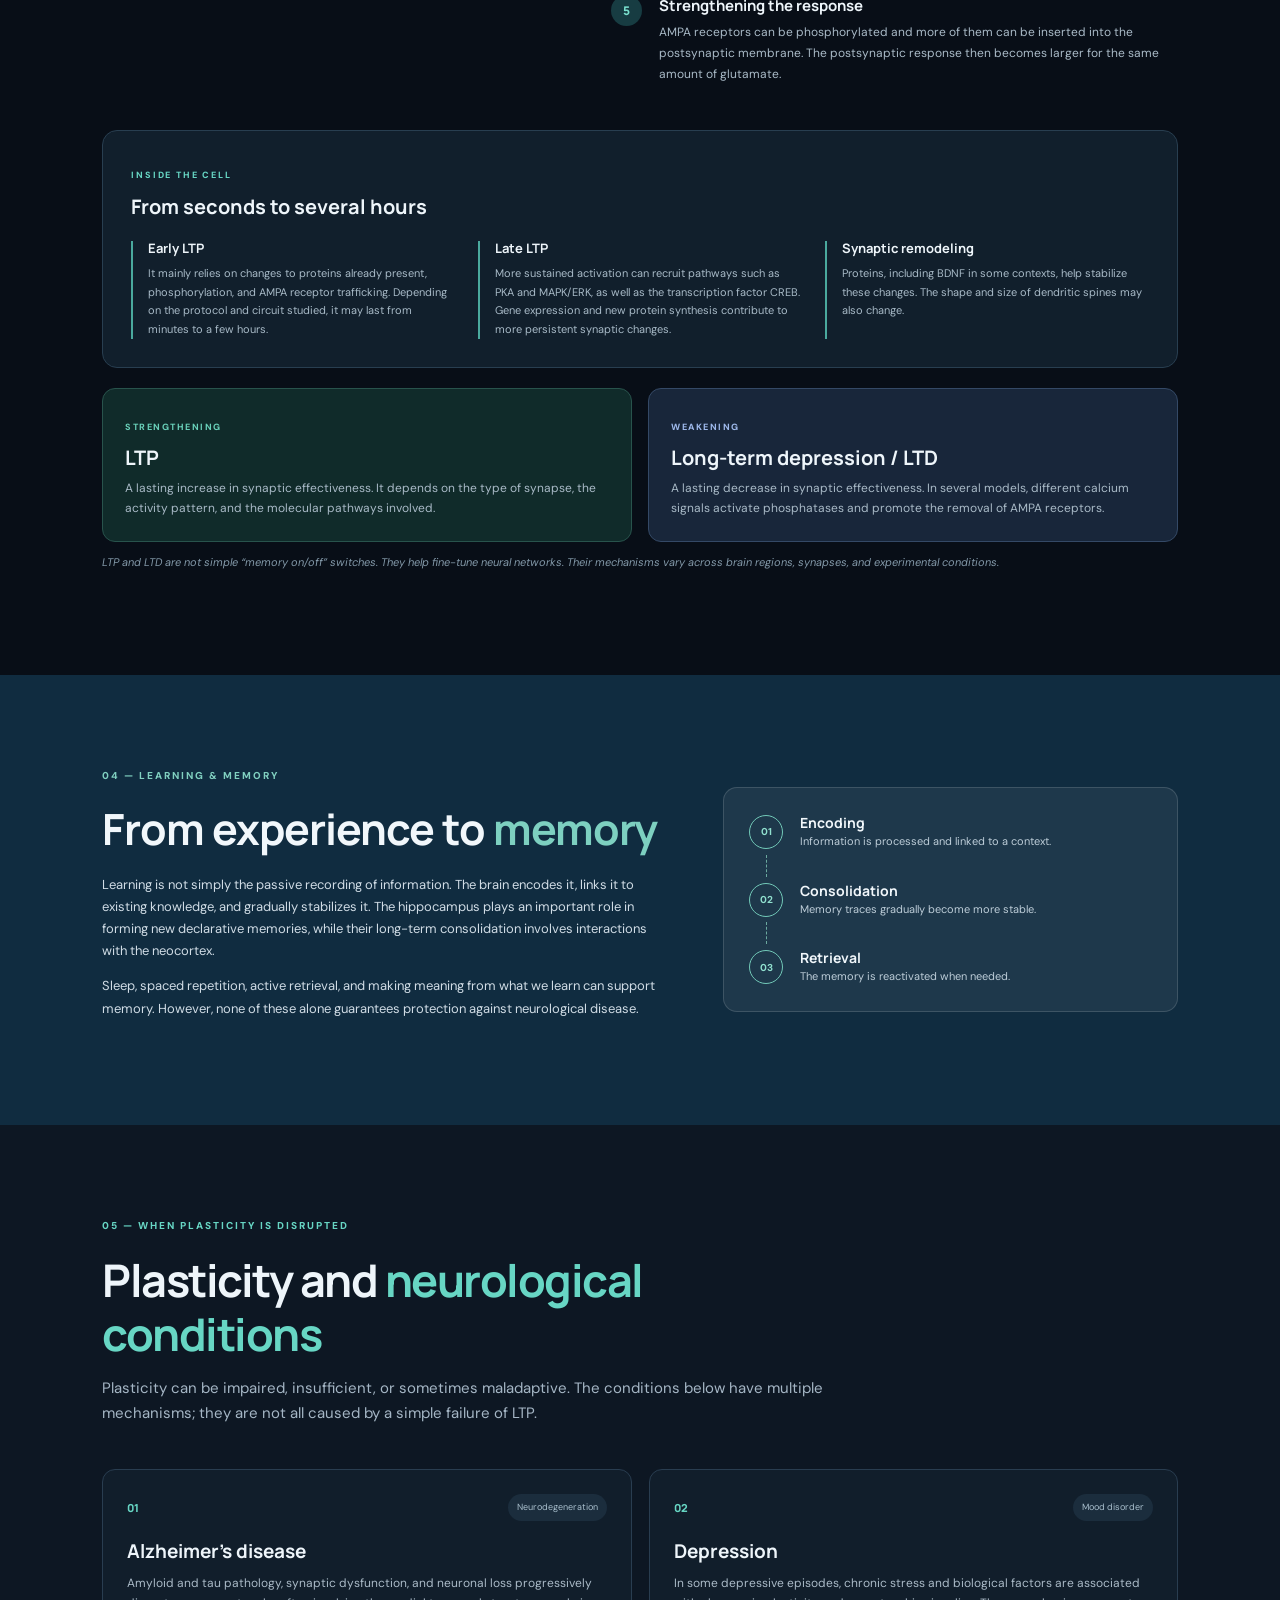
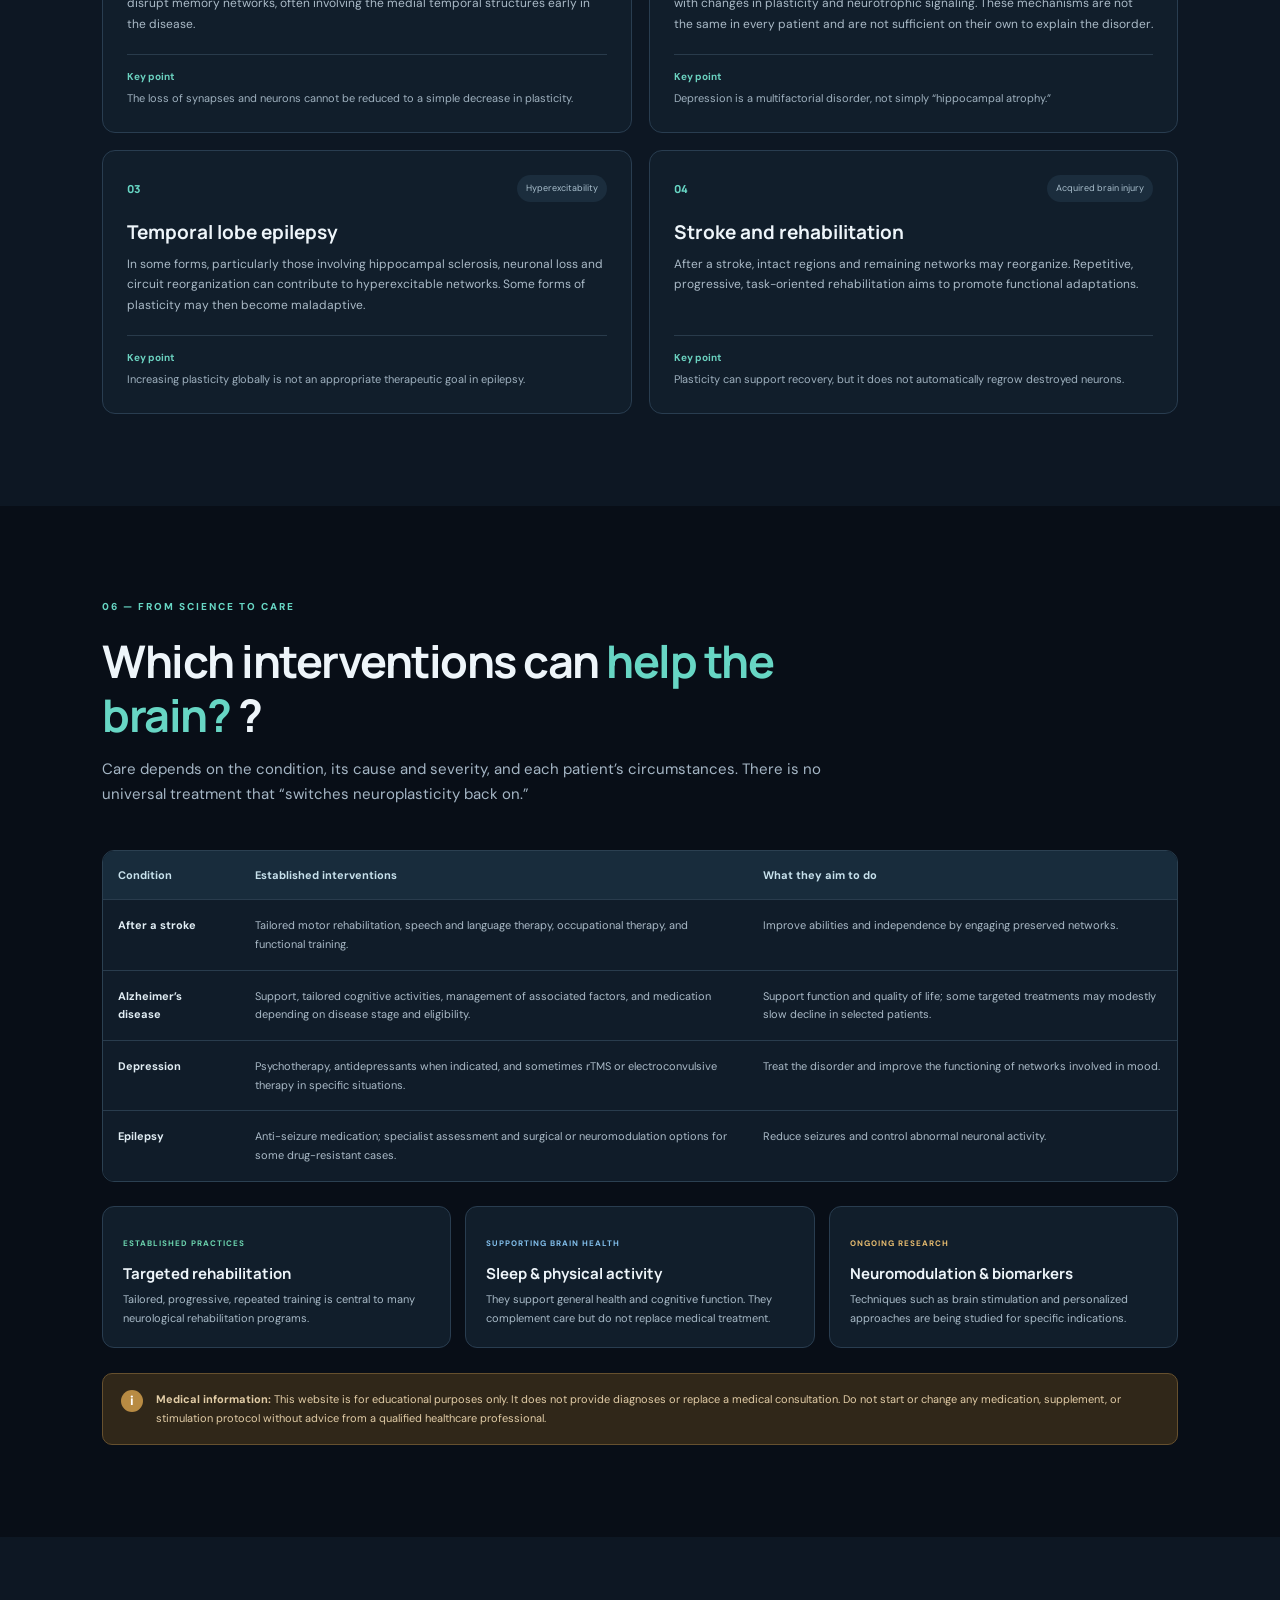
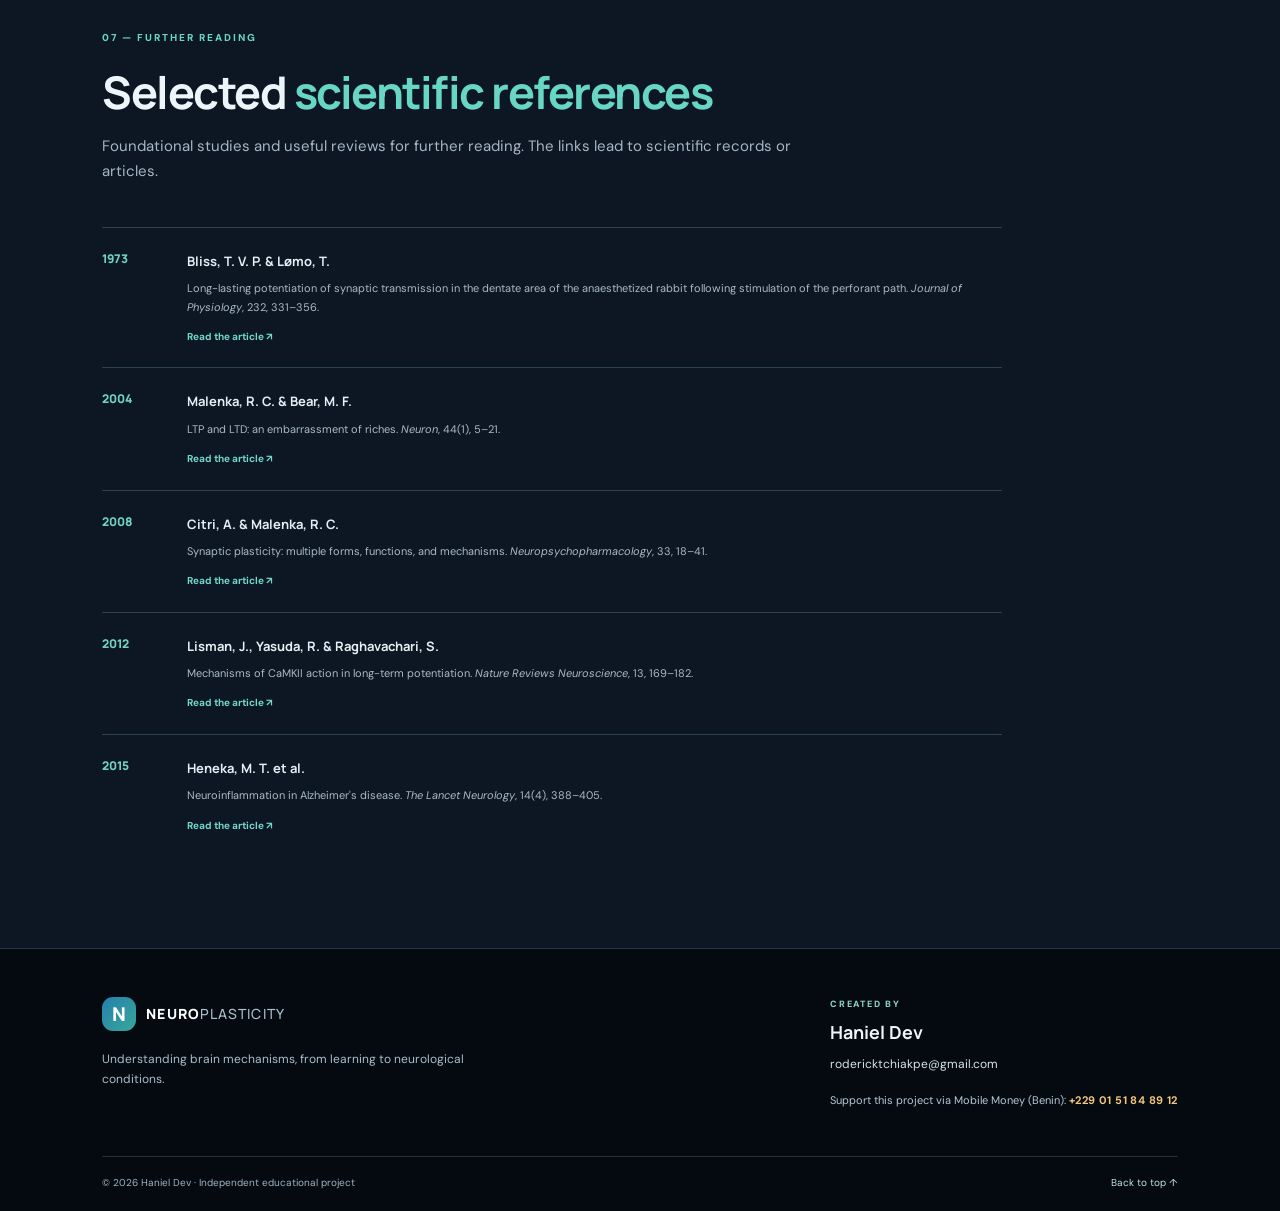
<file: index-en.html>
<!DOCTYPE html>

<html lang="en">
<head>
<meta charset="utf-8"/>
<meta content="width=device-width, initial-scale=1.0" name="viewport"/>
<meta content="Comprendre la neuroplasticité, les mécanismes synaptiques, la mémoire et les pathologies neurologiques." name="description"/>
<title>Neuroplasticity — Understanding the learning brain | Haniel Dev</title>
<link href="https://fonts.googleapis.com" rel="preconnect"/>
<link crossorigin="" href="https://fonts.gstatic.com" rel="preconnect"/>
<link href="https://fonts.googleapis.com/css2?family=DM+Sans:wght@400;500;600;700&amp;family=Manrope:wght@400;500;600;700;800&amp;display=swap" rel="stylesheet"/>
<link href="style.css" rel="stylesheet"/>
</head>
<body>
<header class="site-header">
<a class="brand" href="#accueil"><span class="brand-mark">N</span><span>NEURO<span class="brand-light">PLASTICITY</span></span></a>
<nav aria-label="Navigation principale">
<a href="#comprendre">Overview</a>
<a href="#mecanismes">Mechanisms</a>
<a href="#pathologies">Conditions</a>
<a href="#prise-en-charge">Care &amp; treatment</a>
<a href="#references">References</a>
</nav>
<a aria-label="Passer en français" class="header-cta language-switch" href="index.html" lang="fr">FR ↗</a>
</header>
<main>
<section class="hero" id="accueil">
<div class="hero-copy">
<p class="eyebrow"><span></span> NEUROSCIENCE · LEARNING · HEALTH</p>
<h1>The brain changes.<br/><em>And that is how it learns.</em></h1>
<p class="hero-intro">Neuroplasticity is the nervous system’s ability to change its organization and function in response to experience, learning, or injury.</p>
<div class="hero-actions">
<a class="button button-primary" href="#comprendre">Explore the topic <span>↗</span></a>
<a class="text-link" href="#mecanismes">Explore the mechanisms</a>
</div>
<div class="hero-note"><span class="note-dot"></span> A scientific introduction to the mechanisms that make learning possible.</div>
</div>
<div class="hero-art">
<img alt="Scientific illustration of the brain, hippocampus, and neural connections" onerror="this.onerror=null;this.src='images/brain-neuroplasticity.svg'" src="images/brain-neuroplasticity.png"/>
<div class="image-caption"><span class="caption-pulse"></span> Neural networks · Synaptic plasticity</div>
</div>
<div class="hero-index">01 <span>/ 05</span></div>
</section>
<section class="intro-section section" id="comprendre">
<div class="section-heading">
<p class="eyebrow">01 — THE BASICS</p>
<h2>What is <em>neuroplasticity</em> ?</h2>
</div>
<div class="intro-grid">
<div class="intro-main">
<p class="lead">The brain is not a fixed structure. Its neural networks can reorganize throughout life.</p>
<p>Every experience engages neural circuits. During learning, some connections become more effective, others weaken, and new branches may emerge. These changes contribute to knowledge acquisition, memory, and behavioral adaptation.</p>
<p>Plasticity is not always beneficial: some forms of reorganization may contribute to chronic pain, epilepsy, or maladaptive behaviors. It depends on context, age, neural activity, and the brain’s biological state.</p>
</div>
<aside class="definition-card">
<span class="card-kicker">KEY POINT</span>
<div class="quote-mark">“</div>
<p>Brain plasticity is the ability of neural circuits to undergo lasting changes in response to activity and experience.</p>
<span class="card-source">A summary of neuroplasticity concepts</span>
</aside>
</div>
<div class="concepts">
<article class="concept-card"><span class="concept-number">01</span><h3>Synaptic plasticity</h3><p>A change in the effectiveness of transmission between two neurons.</p></article>
<article class="concept-card"><span class="concept-number">02</span><h3>Structural plasticity</h3><p>Changes in dendritic spines, neuronal branching, and network organization.</p></article>
<article class="concept-card"><span class="concept-number">03</span><h3>Functional plasticity</h3><p>Reorganization of network activity, particularly during learning or rehabilitation.</p></article>
</div>
</section>
<section class="anatomy-section section">
<div class="section-heading">
<p class="eyebrow">02 — BRAIN STRUCTURES</p>
<h2>The central role of <em>the hippocampus</em></h2>
<p class="section-subtitle">The hippocampus, located in the medial temporal lobe, contributes to the formation of new declarative memories and to spatial memory.</p>
</div>
<div class="anatomy-grid">
<div class="anatomy-image"><img alt="Simplified diagram of the hippocampal trisynaptic circuit" src="images/hippocampus-circuit.svg"/></div>
<div class="anatomy-copy">
<h3>A network for processing information</h3>
<p>Information arriving from areas such as the entorhinal cortex reaches the dentate gyrus, then the CA3 and CA1 regions of the hippocampus. This trisynaptic circuit is a useful teaching model for understanding some forms of plasticity.</p>
<ul class="clean-list">
<li><strong>Dentate gyrus:</strong> contributes to distinguishing similar representations and to certain memory processes.</li>
<li><strong>CA3:</strong> a recurrent network involved in associating and retrieving representations.</li>
<li><strong>CA1:</strong> integrates information and helps relay it to other brain regions.</li>
</ul>
<p class="small-note">This diagram simplifies a more complex anatomy: the hippocampus receives information from and exchanges information with many brain regions.</p>
</div>
</div>
<div class="neuron-strip">
<div><span class="mini-label">A NEURON</span><h3>A cell specialized in communication</h3><p>Dendrites receive signals, the cell body integrates them, and the axon conducts action potentials toward other cells.</p></div>
<div class="neuron-terms"><span>Dendrites</span><span>Cell body</span><span>Axon</span><span>Synapse</span></div>
</div>
</section>
<section class="mechanism-section section" id="mecanismes">
<div class="section-heading">
<p class="eyebrow">03 — AT THE CELLULAR LEVEL</p>
<h2>How does a synapse <em>become stronger?</em> ?</h2>
<p class="section-subtitle">Long-term potentiation (LTP) is a lasting increase in synaptic effectiveness following certain patterns of activity. It has been studied extensively in the hippocampus.</p>
</div>
<div class="mechanism-layout">
<div class="mechanism-visual">
<img alt="Educational illustration of a synapse and glutamate release" src="images/synapse.svg"/>
<div class="visual-legend"><span><i class="legend-orange"></i> Glutamate</span><span><i class="legend-blue"></i> Neuronal membranes</span></div>
</div>
<div class="mechanism-text">
<div class="step"><span>1</span><div><h3>Glutamate release</h3><p>An action potential reaches the presynaptic terminal. Calcium entry into this terminal triggers vesicle fusion and the release of glutamate into the synaptic cleft.</p></div></div>
<div class="step"><span>2</span><div><h3>Activation of AMPA receptors</h3><p>Glutamate binds to postsynaptic AMPA receptors. Positive ions, mainly Na⁺, enter the cell and depolarize the membrane.</p></div></div>
<div class="step"><span>3</span><div><h3>Unblocking NMDA receptors</h3><p>At rest, the NMDA channel is blocked by Mg²⁺. Depolarization partially removes this magnesium block. If glutamate is present, the NMDA channel can then allow Ca²⁺ (and also Na⁺) to enter.</p></div></div>
<div class="step"><span>4</span><div><h3>Calcium triggers a signaling cascade</h3><p>Ca²⁺ binds to proteins such as calmodulin and activates enzymes including CaMKII and some PKC isoforms. These pathways modify synaptic proteins and help increase transmission efficiency.</p></div></div>
<div class="step"><span>5</span><div><h3>Strengthening the response</h3><p>AMPA receptors can be phosphorylated and more of them can be inserted into the postsynaptic membrane. The postsynaptic response then becomes larger for the same amount of glutamate.</p></div></div>
</div>
</div>
<div class="deep-dive">
<div><span class="mini-label">INSIDE THE CELL</span><h3>From seconds to several hours</h3></div>
<div class="deep-dive-grid">
<article><h4>Early LTP</h4><p>It mainly relies on changes to proteins already present, phosphorylation, and AMPA receptor trafficking. Depending on the protocol and circuit studied, it may last from minutes to a few hours.</p></article>
<article><h4>Late LTP</h4><p>More sustained activation can recruit pathways such as PKA and MAPK/ERK, as well as the transcription factor CREB. Gene expression and new protein synthesis contribute to more persistent synaptic changes.</p></article>
<article><h4>Synaptic remodeling</h4><p>Proteins, including BDNF in some contexts, help stabilize these changes. The shape and size of dendritic spines may also change.</p></article>
</div>
</div>
<div class="balance-grid">
<article class="balance-card ltp"><span class="balance-tag">STRENGTHENING</span><h3>LTP</h3><p>A lasting increase in synaptic effectiveness. It depends on the type of synapse, the activity pattern, and the molecular pathways involved.</p></article>
<article class="balance-card ltd"><span class="balance-tag">WEAKENING</span><h3>Long-term depression / LTD</h3><p>A lasting decrease in synaptic effectiveness. In several models, different calcium signals activate phosphatases and promote the removal of AMPA receptors.</p></article>
</div>
<p class="small-note">LTP and LTD are not simple “memory on/off” switches. They help fine-tune neural networks. Their mechanisms vary across brain regions, synapses, and experimental conditions.</p>
</section>
<section class="memory-section section">
<div class="memory-copy">
<p class="eyebrow">04 — LEARNING &amp; MEMORY</p>
<h2>From experience to <em>memory</em></h2>
<p>Learning is not simply the passive recording of information. The brain encodes it, links it to existing knowledge, and gradually stabilizes it. The hippocampus plays an important role in forming new declarative memories, while their long-term consolidation involves interactions with the neocortex.</p>
<p>Sleep, spaced repetition, active retrieval, and making meaning from what we learn can support memory. However, none of these alone guarantees protection against neurological disease.</p>
</div>
<div class="memory-flow">
<div class="flow-item"><span>01</span><strong>Encoding</strong><small>Information is processed and linked to a context.</small></div>
<div class="flow-line"></div>
<div class="flow-item"><span>02</span><strong>Consolidation</strong><small>Memory traces gradually become more stable.</small></div>
<div class="flow-line"></div>
<div class="flow-item"><span>03</span><strong>Retrieval</strong><small>The memory is reactivated when needed.</small></div>
</div>
</section>
<section class="conditions-section section" id="pathologies">
<div class="section-heading">
<p class="eyebrow">05 — WHEN PLASTICITY IS DISRUPTED</p>
<h2>Plasticity and <em>neurological conditions</em></h2>
<p class="section-subtitle">Plasticity can be impaired, insufficient, or sometimes maladaptive. The conditions below have multiple mechanisms; they are not all caused by a simple failure of LTP.</p>
</div>
<div class="condition-grid">
<article class="condition-card">
<div class="condition-top"><span class="condition-number">01</span><span class="condition-type">Neurodegeneration</span></div>
<h3>Alzheimer’s disease</h3>
<p>Amyloid and tau pathology, synaptic dysfunction, and neuronal loss progressively disrupt memory networks, often involving the medial temporal structures early in the disease.</p>
<div class="condition-bottom"><strong>Key point</strong><span>The loss of synapses and neurons cannot be reduced to a simple decrease in plasticity.</span></div>
</article>
<article class="condition-card">
<div class="condition-top"><span class="condition-number">02</span><span class="condition-type">Mood disorder</span></div>
<h3>Depression</h3>
<p>In some depressive episodes, chronic stress and biological factors are associated with changes in plasticity and neurotrophic signaling. These mechanisms are not the same in every patient and are not sufficient on their own to explain the disorder.</p>
<div class="condition-bottom"><strong>Key point</strong><span>Depression is a multifactorial disorder, not simply “hippocampal atrophy.”</span></div>
</article>
<article class="condition-card">
<div class="condition-top"><span class="condition-number">03</span><span class="condition-type">Hyperexcitability</span></div>
<h3>Temporal lobe epilepsy</h3>
<p>In some forms, particularly those involving hippocampal sclerosis, neuronal loss and circuit reorganization can contribute to hyperexcitable networks. Some forms of plasticity may then become maladaptive.</p>
<div class="condition-bottom"><strong>Key point</strong><span>Increasing plasticity globally is not an appropriate therapeutic goal in epilepsy.</span></div>
</article>
<article class="condition-card">
<div class="condition-top"><span class="condition-number">04</span><span class="condition-type">Acquired brain injury</span></div>
<h3>Stroke and rehabilitation</h3>
<p>After a stroke, intact regions and remaining networks may reorganize. Repetitive, progressive, task-oriented rehabilitation aims to promote functional adaptations.</p>
<div class="condition-bottom"><strong>Key point</strong><span>Plasticity can support recovery, but it does not automatically regrow destroyed neurons.</span></div>
</article>
</div>
</section>
<section class="care-section section" id="prise-en-charge">
<div class="section-heading">
<p class="eyebrow">06 — FROM SCIENCE TO CARE</p>
<h2>Which interventions can <em>help the brain?</em> ?</h2>
<p class="section-subtitle">Care depends on the condition, its cause and severity, and each patient’s circumstances. There is no universal treatment that “switches neuroplasticity back on.”</p>
</div>
<div class="care-table-wrap">
<table class="care-table">
<thead><tr><th>Condition</th><th>Established interventions</th><th>What they aim to do</th></tr></thead>
<tbody>
<tr><td><strong>After a stroke</strong></td><td>Tailored motor rehabilitation, speech and language therapy, occupational therapy, and functional training.</td><td>Improve abilities and independence by engaging preserved networks.</td></tr>
<tr><td><strong>Alzheimer’s disease</strong></td><td>Support, tailored cognitive activities, management of associated factors, and medication depending on disease stage and eligibility.</td><td>Support function and quality of life; some targeted treatments may modestly slow decline in selected patients.</td></tr>
<tr><td><strong>Depression</strong></td><td>Psychotherapy, antidepressants when indicated, and sometimes rTMS or electroconvulsive therapy in specific situations.</td><td>Treat the disorder and improve the functioning of networks involved in mood.</td></tr>
<tr><td><strong>Epilepsy</strong></td><td>Anti-seizure medication; specialist assessment and surgical or neuromodulation options for some drug-resistant cases.</td><td>Reduce seizures and control abnormal neuronal activity.</td></tr>
</tbody>
</table>
</div>
<div class="evidence-grid">
<article><span class="evidence-label established">ESTABLISHED PRACTICES</span><h3>Targeted rehabilitation</h3><p>Tailored, progressive, repeated training is central to many neurological rehabilitation programs.</p></article>
<article><span class="evidence-label supported">SUPPORTING BRAIN HEALTH</span><h3>Sleep &amp; physical activity</h3><p>They support general health and cognitive function. They complement care but do not replace medical treatment.</p></article>
<article><span class="evidence-label research">ONGOING RESEARCH</span><h3>Neuromodulation &amp; biomarkers</h3><p>Techniques such as brain stimulation and personalized approaches are being studied for specific indications.</p></article>
</div>
<div class="medical-warning"><span class="warning-icon">i</span><p><strong>Medical information:</strong> This website is for educational purposes only. It does not provide diagnoses or replace a medical consultation. Do not start or change any medication, supplement, or stimulation protocol without advice from a qualified healthcare professional.</p></div>
</section>
<section class="research-section section" id="references">
<div class="section-heading">
<p class="eyebrow">07 — FURTHER READING</p>
<h2>Selected <em>scientific references</em></h2>
<p class="section-subtitle">Foundational studies and useful reviews for further reading. The links lead to scientific records or articles.</p>
</div>
<ol class="references-list">
<li><span>1973</span><div><strong>Bliss, T. V. P. &amp; Lømo, T.</strong><p>Long-lasting potentiation of synaptic transmission in the dentate area of the anaesthetized rabbit following stimulation of the perforant path. <em>Journal of Physiology</em>, 232, 331–356.</p><a href="https://doi.org/10.1113/jphysiol.1973.sp010273" rel="noopener" target="_blank">Read the article ↗</a></div></li>
<li><span>2004</span><div><strong>Malenka, R. C. &amp; Bear, M. F.</strong><p>LTP and LTD: an embarrassment of riches. <em>Neuron</em>, 44(1), 5–21.</p><a href="https://doi.org/10.1016/j.neuron.2004.09.012" rel="noopener" target="_blank">Read the article ↗</a></div></li>
<li><span>2008</span><div><strong>Citri, A. &amp; Malenka, R. C.</strong><p>Synaptic plasticity: multiple forms, functions, and mechanisms. <em>Neuropsychopharmacology</em>, 33, 18–41.</p><a href="https://doi.org/10.1038/sj.npp.1301559" rel="noopener" target="_blank">Read the article ↗</a></div></li>
<li><span>2012</span><div><strong>Lisman, J., Yasuda, R. &amp; Raghavachari, S.</strong><p>Mechanisms of CaMKII action in long-term potentiation. <em>Nature Reviews Neuroscience</em>, 13, 169–182.</p><a href="https://doi.org/10.1038/nrn3192" rel="noopener" target="_blank">Read the article ↗</a></div></li>
<li><span>2015</span><div><strong>Heneka, M. T. et al.</strong><p>Neuroinflammation in Alzheimer's disease. <em>The Lancet Neurology</em>, 14(4), 388–405.</p><a href="https://doi.org/10.1016/S1474-4422(15)70016-5" rel="noopener" target="_blank">Read the article ↗</a></div></li>
</ol>
</section>
</main>
<footer class="site-footer" id="contact">
<div class="footer-main">
<div><a class="brand footer-brand" href="#accueil"><span class="brand-mark">N</span><span>NEURO<span class="brand-light">PLASTICITY</span></span></a><p>Understanding brain mechanisms, from learning to neurological conditions.</p></div>
<div class="footer-contact"><span class="mini-label">CREATED BY</span><h3>Haniel Dev</h3><a href="mailto:rodericktchiakpe@gmail.com">rodericktchiakpe@gmail.com</a><p class="momo-line">Support this project via Mobile Money (Benin): <strong>+229 01 51 84 89 12</strong></p></div>
</div>
<div class="footer-bottom"><span>© 2026 Haniel Dev · Independent educational project</span><a href="#accueil">Back to top ↑</a></div>
</footer>
</body>
</html>
</file>
<file: style.css>
/* Neuroplasticity — Haniel Dev | Dark theme */
:root{
 --ink:#e8f0f7;--muted:#a5b6c5;--blue:#78bfff;--teal:#67d6c4;--pale:#0d1723;
 --line:#26394b;--white:#111e2b;--gold:#efbd70;--shadow:0 18px 55px rgba(0,0,0,.28);
}
*{box-sizing:border-box}
html{scroll-behavior:smooth;scroll-padding-top:95px}
body{margin:0;background:#080e17;color:var(--ink);font-family:"DM Sans",Arial,sans-serif;line-height:1.7}
a{color:inherit}
.site-header{height:78px;padding:0 max(5vw,24px);display:flex;align-items:center;justify-content:space-between;gap:28px;border-bottom:1px solid #243444;background:rgba(8,14,23,.94);position:sticky;top:0;z-index:10;backdrop-filter:blur(14px)}
.brand{display:flex;align-items:center;gap:10px;text-decoration:none;font:800 14px Manrope,sans-serif;letter-spacing:1.1px;white-space:nowrap;color:#f1f6fa}
.brand-mark{width:34px;height:34px;border-radius:11px;background:linear-gradient(135deg,#267fae,#38a89a);display:grid;place-items:center;color:white;font-size:19px}
.brand-light{font-weight:500;color:#9bb0c1}
nav{display:flex;gap:26px;align-items:center}
nav a,.text-link{font-size:13px;font-weight:600;text-decoration:none;color:#a9bac9;transition:.2s}
nav a:hover,.text-link:hover{color:var(--teal)}
.header-cta{border:1px solid #3a5368;border-radius:30px;padding:9px 17px;text-decoration:none;font-size:12px;font-weight:700;color:#cfe5ef}
.language-switch{color:#8ce2d2;border-color:#376c6b}
.hero{min-height:590px;padding:70px 7vw 76px;display:grid;grid-template-columns:1fr 1.05fr;align-items:center;gap:45px;background:radial-gradient(ellipse at 80% 20%,rgba(39,130,150,.18),transparent 40%),linear-gradient(115deg,#0b1521 0%,#101e2c 56%,#0b1722 100%);position:relative;overflow:hidden}
.hero:before{content:"";position:absolute;width:500px;height:500px;border-radius:50%;background:rgba(69,164,169,.08);right:-170px;top:-180px}
.hero-copy,.hero-art{position:relative;z-index:1}
.eyebrow{font-size:10px;letter-spacing:2px;font-weight:800;color:var(--teal);margin:0 0 19px}
.eyebrow span{display:inline-block;width:7px;height:7px;border-radius:50%;background:var(--gold);margin-right:9px}
h1,h2,h3,h4{font-family:Manrope,"DM Sans",sans-serif;line-height:1.2;color:#eef5fa}
h1{font-size:clamp(38px,5vw,65px);letter-spacing:-2.8px;margin:0 0 22px;font-weight:800}
h1 em,h2 em{font-style:normal;color:var(--teal)}
.hero-intro{max-width:550px;color:#b1c1ce;font-size:16px;line-height:1.85}
.hero-actions{display:flex;align-items:center;gap:25px;margin:29px 0}
.button{display:inline-flex;align-items:center;gap:17px;border-radius:8px;padding:13px 19px;text-decoration:none;font-size:13px;font-weight:700}
.button-primary{background:#2586a8;color:white;box-shadow:0 9px 20px rgba(35,127,165,.2)}
.button-primary:hover{background:#319cb8;transform:translateY(-1px)}
.hero-note{font-size:11px;color:#91a6b6}.note-dot{display:inline-block;width:7px;height:7px;background:#45aa91;border-radius:50%;margin-right:8px}
.hero-art{border:1px solid #345063;border-radius:22px;overflow:hidden;box-shadow:var(--shadow);background:#132435;min-height:300px}
.hero-art img{display:block;width:100%;height:390px;object-fit:cover}
.image-caption{padding:13px 18px;background:#122536;font-size:11px;color:#bdd0dc;font-weight:600}
.caption-pulse{display:inline-block;width:8px;height:8px;border-radius:50%;background:#2fa79a;margin-right:8px}
.hero-index{position:absolute;right:7vw;bottom:24px;font:700 12px Manrope;color:#9bb7c8}.hero-index span{color:#617b8e;font-weight:500}
.section{padding:92px 8vw}
.section-heading{max-width:760px;margin-bottom:42px}
.section-heading h2{font-size:clamp(30px,4vw,45px);letter-spacing:-1.5px;margin:0 0 15px}
.section-subtitle{max-width:740px;color:var(--muted);font-size:15px}
.intro-section,.mechanism-section,.care-section{background:#080e17}
.anatomy-section,.conditions-section,.research-section{background:#0d1723}
.intro-grid{display:grid;grid-template-columns:1.6fr .9fr;gap:55px;align-items:start}
.intro-main p{color:#aebdca;font-size:14px}.intro-main .lead{font:600 21px/1.55 Manrope;color:#dceaf2;margin-top:0}
.definition-card{background:#142633;border:1px solid #2b4a54;padding:28px 30px;border-radius:15px;position:relative}
.card-kicker,.mini-label{font-size:9px;letter-spacing:1.8px;color:var(--teal);font-weight:800}
.quote-mark{font:700 65px Georgia;color:#478e88;height:56px;margin-top:8px}
.definition-card p{font:600 17px/1.6 Manrope;color:#d9edf0;margin:0 0 18px}
.card-source{font-size:10px;color:#92a8b6}
.concepts{display:grid;grid-template-columns:repeat(3,1fr);gap:16px;margin-top:35px}
.concept-card{border:1px solid var(--line);border-radius:12px;padding:22px 23px;background:#111e2b}
.concept-number{font:800 11px Manrope;color:var(--teal)}
.concept-card h3{font-size:16px;margin:14px 0 8px}
.concept-card p{font-size:12px;color:var(--muted);margin:0}
.anatomy-grid{display:grid;grid-template-columns:1.15fr 1fr;gap:42px;align-items:center}
.anatomy-image{background:#132231;padding:15px;border:1px solid var(--line);border-radius:15px;box-shadow:var(--shadow)}
.anatomy-image img{display:block;width:100%}
.anatomy-copy h3{font-size:22px;margin:0 0 14px}
.anatomy-copy p,.anatomy-copy li{font-size:13px;color:#a8bac8}
.clean-list{padding-left:19px}.clean-list li{margin:9px 0}
.small-note{font-size:11px!important;color:#8399a9!important;font-style:italic}
.neuron-strip{margin-top:45px;padding:26px 30px;background:#142536;border:1px solid #2a4052;border-radius:14px;display:flex;justify-content:space-between;align-items:center;gap:25px}
.neuron-strip h3{font-size:18px;margin:8px 0}.neuron-strip p{font-size:12px;color:#a5b8c7;max-width:570px;margin:0}
.neuron-terms{display:flex;flex-wrap:wrap;gap:8px;max-width:330px;justify-content:flex-end}
.neuron-terms span{font-size:10px;padding:7px 10px;background:#1b3042;border:1px solid #355064;border-radius:30px;color:#c2d8e4}
.mechanism-layout{display:grid;grid-template-columns:.9fr 1.1fr;gap:45px;align-items:start}
.mechanism-visual{position:sticky;top:110px;border:1px solid var(--line);border-radius:15px;padding:14px;background:#111e2b}
.mechanism-visual img{display:block;width:100%;border-radius:8px}
.visual-legend{display:flex;gap:18px;justify-content:center;font-size:10px;color:#a3b7c6;padding:9px 0 1px}
.visual-legend i{display:inline-block;width:8px;height:8px;border-radius:50%;margin-right:5px}
.legend-orange{background:#e8a04b}.legend-blue{background:#659cc1}
.mechanism-text{display:grid;gap:19px}
.step{display:grid;grid-template-columns:34px 1fr;gap:14px}
.step>span{width:31px;height:31px;border-radius:50%;background:#173c42;color:#79dfcd;display:grid;place-items:center;font:800 12px Manrope}
.step h3{font-size:15px;margin:2px 0 7px}.step p{font-size:12px;color:#a9bac7;margin:0;line-height:1.75}
.deep-dive{margin-top:45px;padding:28px;background:#111f2c;border:1px solid #283e50;border-radius:15px}
.deep-dive h3{font-size:20px;margin:8px 0 22px}
.deep-dive-grid{display:grid;grid-template-columns:repeat(3,1fr);gap:23px}
.deep-dive-grid article{border-left:2px solid #4aa99e;padding-left:15px}
.deep-dive-grid h4{font-size:13px;margin:0 0 8px}.deep-dive-grid p{font-size:11px;color:#a8bac7;margin:0}
.balance-grid{display:grid;grid-template-columns:1fr 1fr;gap:16px;margin-top:20px}
.balance-card{padding:22px;border-radius:13px}.balance-card h3{margin:8px 0;font-size:20px}.balance-card p{font-size:12px;color:#a9bac7;margin:0}
.balance-card.ltp{background:#102b2a;border:1px solid #28534c}.balance-card.ltd{background:#18263a;border:1px solid #344966}
.balance-tag{font-size:9px;font-weight:800;letter-spacing:1.5px;color:#69d0b9}.ltd .balance-tag{color:#9eb9eb}
.memory-section{background:#102c40;color:#fff;display:grid;grid-template-columns:1.1fr .9fr;gap:65px;align-items:center}
.memory-section .eyebrow{color:#80d0c0}.memory-section h2{color:#f1f7fb;font-size:clamp(30px,4vw,43px);margin:0 0 20px;letter-spacing:-1px}.memory-section h2 em{color:#7dd0c0}
.memory-copy p:not(.eyebrow){font-size:13px;color:#d0dce5}
.memory-flow{background:rgba(255,255,255,.06);border:1px solid rgba(255,255,255,.14);border-radius:14px;padding:25px}
.flow-item{display:grid;grid-template-columns:38px 1fr;column-gap:13px;align-items:center}
.flow-item span{grid-row:span 2;width:34px;height:34px;border:1px solid #72c9b8;color:#91e0cf;border-radius:50%;display:grid;place-items:center;font-size:10px;font-weight:700}
.flow-item strong{font:700 14px Manrope;color:#f1f7fb}.flow-item small{color:#bdcdd8;font-size:11px}
.flow-line{height:22px;border-left:1px dashed #6ba99f;margin:4px 0 4px 17px}
.condition-grid{display:grid;grid-template-columns:repeat(2,1fr);gap:17px}
.condition-card{background:#111e2b;border:1px solid #293d50;border-radius:13px;padding:24px;display:flex;flex-direction:column;min-height:260px}
.condition-top{display:flex;justify-content:space-between;align-items:center;gap:10px}
.condition-number{font:800 11px Manrope;color:var(--teal)}
.condition-type{font-size:9px;color:#a9bfcd;background:#1b2d3d;padding:6px 9px;border-radius:30px}
.condition-card h3{font-size:19px;margin:19px 0 10px}
.condition-card>p{font-size:12px;color:#aabac7;margin:0 0 20px}
.condition-bottom{margin-top:auto;border-top:1px solid #293b4b;padding-top:13px;display:grid;gap:4px}
.condition-bottom strong{font-size:10px;color:#6bd2c0}.condition-bottom span{font-size:11px;color:#9fb1bf}
.care-table-wrap{overflow-x:auto;border:1px solid #2b4051;border-radius:12px}
.care-table{width:100%;border-collapse:collapse;min-width:700px;background:#101c29}
.care-table th{text-align:left;background:#182c3c;color:#c7e1ec;font-size:11px;padding:15px}
.care-table td{padding:16px 15px;border-top:1px solid #293c4d;vertical-align:top;font-size:11px;color:#aabac7}
.care-table td:first-child{color:#e1edf4;min-width:130px}
.evidence-grid{display:grid;grid-template-columns:repeat(3,1fr);gap:14px;margin-top:24px}
.evidence-grid article{padding:20px;background:#111e2b;border:1px solid #293d50;border-radius:12px}
.evidence-label{font-size:8px;letter-spacing:1px;font-weight:800}.established{color:#6bd2ad}.supported{color:#80bce8}.research{color:#e3b96e}
.evidence-grid h3{font-size:15px;margin:11px 0 7px}.evidence-grid p{font-size:11px;color:#a8bac7;margin:0}
.medical-warning{display:flex;gap:13px;align-items:flex-start;background:#302719;border:1px solid #66502e;border-radius:10px;padding:16px 18px;margin-top:25px}
.warning-icon{flex:0 0 22px;width:22px;height:22px;border-radius:50%;background:#b88b43;color:#fff;display:grid;place-items:center;font-weight:800;font-size:13px}
.medical-warning p{font-size:11px;color:#e2cda7;margin:0}
.references-list{list-style:none;padding:0;margin:0;display:grid;gap:0;max-width:900px}
.references-list li{display:grid;grid-template-columns:65px 1fr;gap:20px;padding:19px 0;border-top:1px solid #2b4050}
.references-list li>span{font:800 12px Manrope;color:#71d4c3;padding-top:3px}
.references-list strong{font:700 13px Manrope;color:#e5eef4}
.references-list p{font-size:11px;color:#a9bac7;margin:5px 0}
.references-list a{font-size:10px;color:#72d8cb;text-decoration:none;font-weight:700}
.site-footer{background:#050a11;color:#fff;padding:48px 8vw 20px;border-top:1px solid #233545}
.footer-main{display:flex;justify-content:space-between;gap:35px;padding-bottom:35px}
.footer-brand{color:#fff}.footer-brand .brand-light{color:#a9c0cd}
.footer-main>div:first-child>p{max-width:370px;color:#aabdc9;font-size:12px;margin-top:18px}
.footer-contact{display:grid;gap:6px;min-width:260px}
.footer-contact .mini-label{color:#8dd4c6}.footer-contact h3{margin:4px 0;font-size:18px}
.footer-contact>a{font-size:12px;color:#d5e4eb;text-decoration:none}
.momo-line{font-size:11px;color:#b7c8d3}.momo-line strong{color:#f2c77c;letter-spacing:.4px}
.footer-bottom{border-top:1px solid rgba(255,255,255,.15);padding-top:17px;display:flex;justify-content:space-between;color:#9fb4c2;font-size:10px}
.footer-bottom a{text-decoration:none;color:#bfe5dc}
@media(max-width:900px){nav{gap:13px}nav a{font-size:11px}.hero{padding-left:5vw;padding-right:5vw;gap:25px}.section{padding:75px 6vw}.memory-section{gap:35px}}
@media(max-width:700px){
 .site-header{height:auto;min-height:68px;padding:12px 5vw;flex-wrap:wrap;gap:10px}
 nav{order:3;width:100%;overflow-x:auto;padding:5px 0 2px;justify-content:flex-start}
 nav a{white-space:nowrap}.header-cta{margin-left:auto}
 .hero{grid-template-columns:1fr;padding:55px 6vw 65px;gap:28px}
 .hero-art img{height:270px}.hero-index{right:6vw}
 .section{padding:65px 6vw}.intro-grid,.anatomy-grid,.mechanism-layout,.memory-section{grid-template-columns:1fr}
 .intro-grid{gap:25px}.concepts,.deep-dive-grid,.evidence-grid{grid-template-columns:1fr}
 .mechanism-visual{position:static}.neuron-strip{align-items:flex-start;flex-direction:column}
 .neuron-terms{justify-content:flex-start}.condition-grid,.balance-grid{grid-template-columns:1fr}
 .memory-section{gap:25px}.footer-main{flex-direction:column}
}
@media(max-width:420px){h1{font-size:37px}.hero-actions{align-items:flex-start;flex-direction:column;gap:15px}.section-heading h2{font-size:30px}.references-list li{grid-template-columns:45px 1fr;gap:10px}.footer-bottom{gap:15px;flex-direction:column}}
</file>
